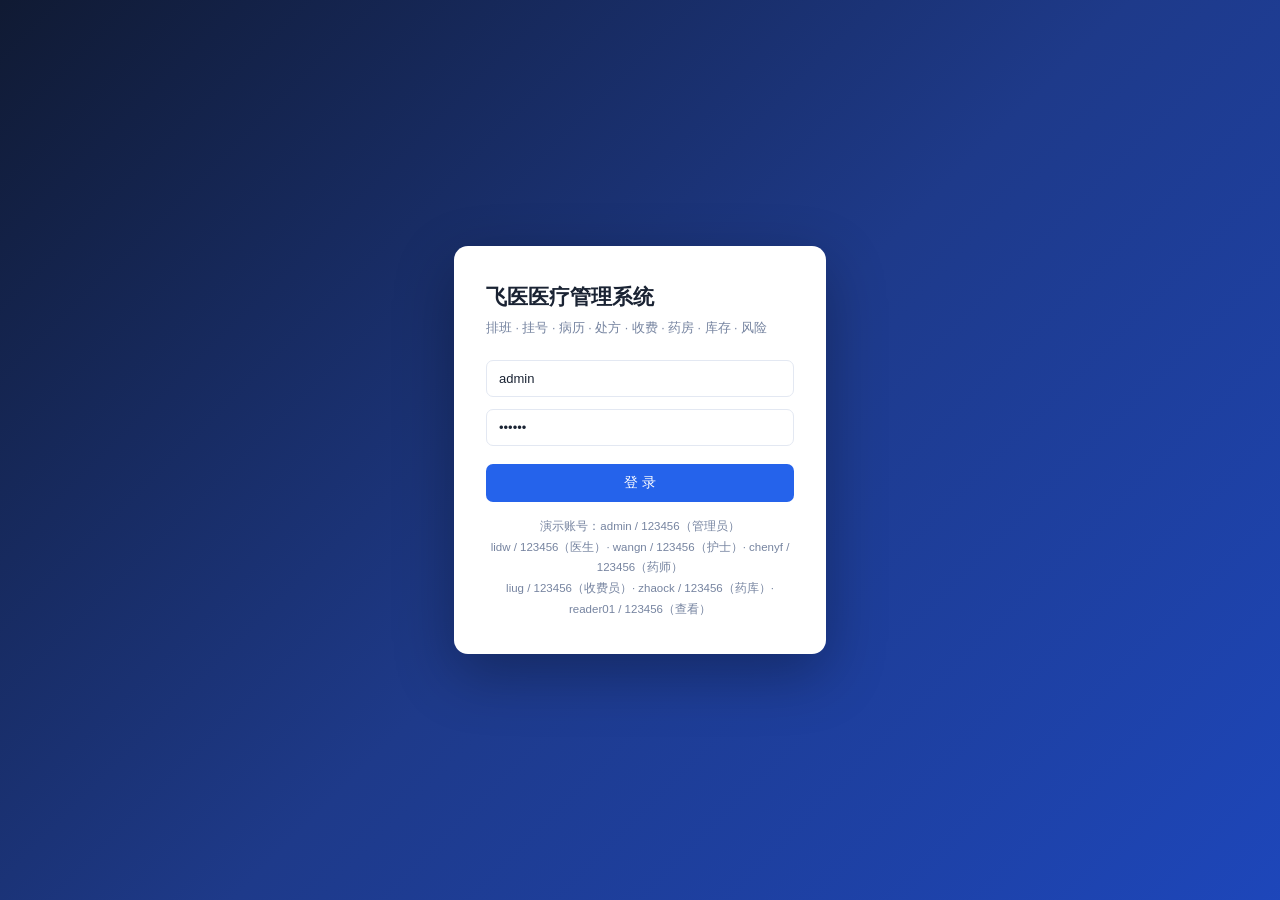
<file: frontend/index.html>
<!DOCTYPE html>
<html lang="zh-CN">
<head>
<meta charset="utf-8">
<meta name="viewport" content="width=device-width, initial-scale=1">
<title>飞医医疗管理系统</title>
<link rel="icon" href="favicon.svg">
<link rel="stylesheet" href="style.css">
<script>var PREFIX = (function () {
    var p = location.pathname.replace(/\/[^/]*$/, '');
    return (p === '/' || p === '') ? '' : p;
  })();</script>
</head>
<body>
<div id="sidebar">
  <div class="brand">飞医</div>
  <div class="brand-sub">医疗管理系统 v1.0</div>
  <nav id="nav"></nav>
  <div class="side-foot">
    <span id="who">—</span>
    <button class="btn sm ghost" id="btn-logout">退出</button>
  </div>
</div>
<main id="main"></main>
<div id="modal-mask" class="modal-mask hidden"><div class="modal" id="modal"></div></div>
<div id="toast" class="toast hidden"></div>
<script src="app.js"></script>
<script src="pages.js"></script>
<script>boot();</script>
</body>
</html>
</file>
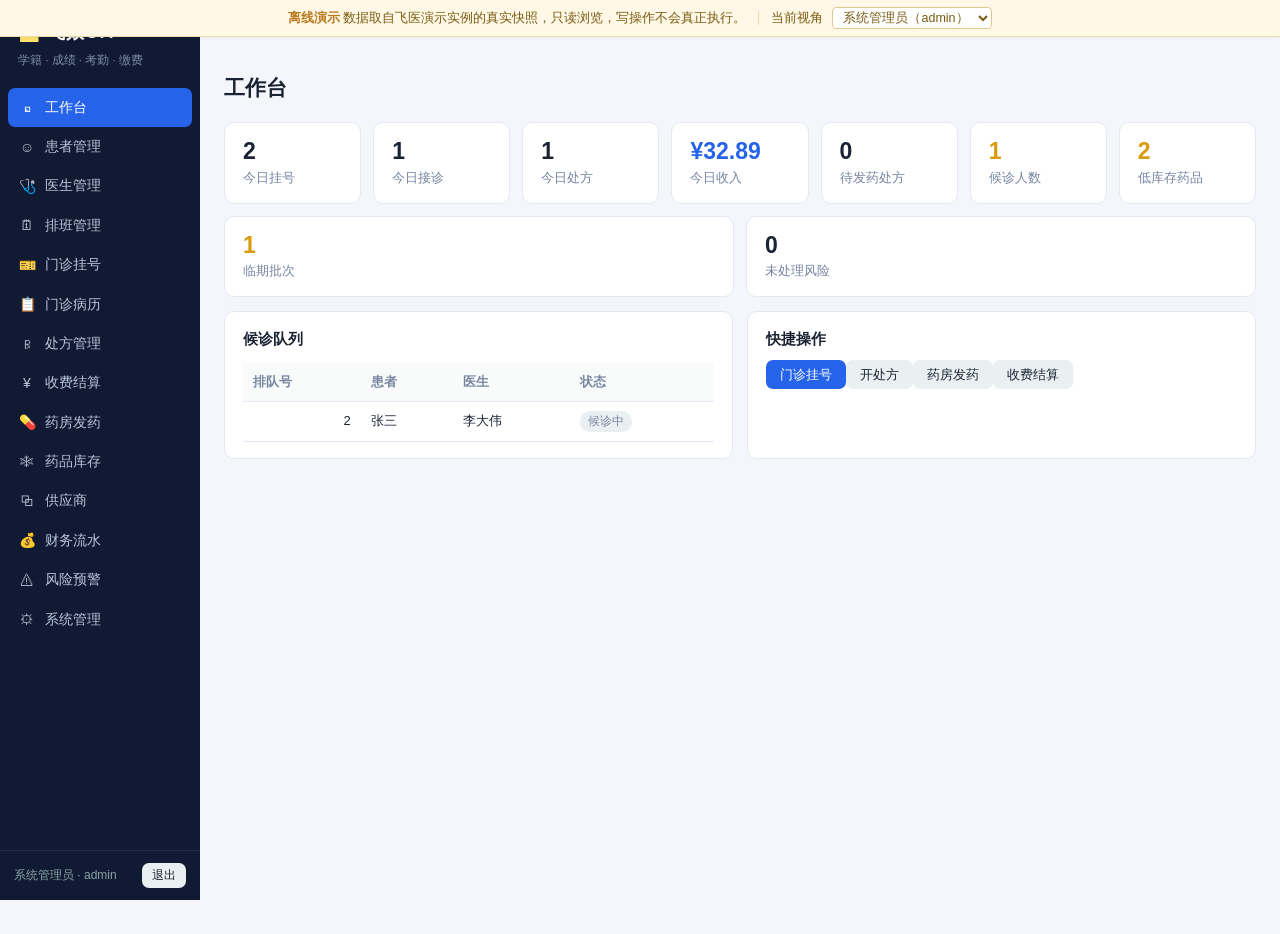
<file: demo/飞医医疗管理系统Demo.html>
<!DOCTYPE html>
<html lang="zh-CN">
<head>
<meta charset="UTF-8" />
<meta name="viewport" content="width=device-width, initial-scale=1.0" />
<title>飞育教育管理系统 · 离线演示</title>
<style>
/* 飞育教育管理系统 · 样式 */
:root {
  --pri: #2563eb;
  --pri-d: #16389f;
  --bg: #f4f6fb;
  --card: #fff;
  --line: #e3e8f2;
  --txt: #1a2333;
  --sub: #7684a0;
  --ok: #2563eb;
  --warn: #d99b0b;
  --err: #cf2f4b;
  --side: #101a33;
  --side-2: #1b2b52;
}
* { box-sizing: border-box; }
html, body { margin: 0; padding: 0; }
body {
  font: 14px/1.6 -apple-system, "PingFang SC", "Microsoft YaHei", "Segoe UI", sans-serif;
  color: var(--txt);
  background: var(--bg);
  overflow-x: hidden;
}
a { color: var(--pri); text-decoration: none; }

/* ---------- 侧边栏 ---------- */
#sidebar {
  position: fixed; left: 0; top: 0; bottom: 0; width: 200px;
  background: var(--side); color: #c5cfdf; display: flex; flex-direction: column;
  z-index: 20;
}
.brand {
  padding: 18px 18px 4px; font-size: 18px; font-weight: 700; color: #fff;
  letter-spacing: 1px;
}
.brand-sub { padding: 0 18px 14px; font-size: 11.5px; color: #7d8aa5; }
#nav { flex: 1; overflow-y: auto; padding: 4px 8px; }
#nav a {
  display: flex; align-items: center; gap: 9px; padding: 8px 10px; margin: 1px 0;
  color: #b9c5da; border-radius: 7px; font-size: 13.5px; position: relative;
}
#nav a .ic { width: 18px; text-align: center; font-size: 14px; }
#nav a:hover { background: var(--side-2); color: #fff; }
#nav a.on { background: var(--pri); color: #fff; }
#nav a .badge {
  margin-left: auto; background: var(--err); color: #fff; font-size: 11px;
  min-width: 18px; height: 18px; line-height: 18px; text-align: center;
  border-radius: 9px; padding: 0 5px; font-weight: 600;
}
#nav a.on .badge { background: rgba(255,255,255,.28); }
.side-foot {
  padding: 12px 14px; border-top: 1px solid rgba(255,255,255,.08);
  font-size: 12px; display: flex; align-items: center; gap: 8px; flex-wrap: wrap;
}
.side-foot span { color: #8ba3a6; flex: 1; min-width: 80px; }

/* ---------- 主区 ---------- */
#main {
  margin-left: 200px; padding: 20px 24px 48px; min-height: 100vh;
}
h2.page { font-size: 19px; margin: 0 0 4px; font-weight: 650; }
.page-desc { color: var(--sub); font-size: 12.5px; margin-bottom: 14px; }

/* ---------- 卡片 ---------- */
.card {
  background: var(--card); border: 1px solid var(--line); border-radius: 10px;
  padding: 16px 18px; margin-bottom: 14px;
}
.card h3 {
  margin: 0 0 12px; font-size: 14.5px; font-weight: 650; display: flex;
  align-items: center; gap: 8px;
}
.card h3 .sub { font-weight: 400; font-size: 12px; color: var(--sub); margin-left: auto; }

/* ---------- KPI ---------- */
.kpis { display: flex; gap: 12px; flex-wrap: wrap; margin-bottom: 14px; }
.kpi {
  background: var(--card); border: 1px solid var(--line); border-radius: 10px;
  padding: 14px 18px; min-width: 130px; flex: 1;
}
.kpi b { display: block; font-size: 23px; font-weight: 700; line-height: 1.25; }
.kpi span { font-size: 12.5px; color: var(--sub); }
.kpi.ok b { color: var(--ok); }
.kpi.warn b { color: var(--warn); }
.kpi.err b { color: var(--err); }
.kpi.pri b { color: var(--pri); }

/* ---------- 工具条 ---------- */
.toolbar { display: flex; gap: 8px; flex-wrap: wrap; align-items: center; margin-bottom: 12px; }
.btn {
  border: 0; background: var(--pri); color: #fff; padding: 7px 14px;
  border-radius: 7px; font-size: 13px; cursor: pointer; font-family: inherit;
  transition: background .15s;
}
.btn:hover { background: var(--pri-d); }
.btn:disabled { opacity: .55; cursor: not-allowed; }
.btn.ghost { background: #eaf0f1; color: var(--txt); }
.btn.ghost:hover { background: #dfe8e9; }
.btn.danger { background: var(--err); }
.btn.ok { background: var(--ok); }
.btn.sm { padding: 4px 10px; font-size: 12px; }

input, select, textarea {
  font-family: inherit; font-size: 13px; padding: 7px 10px;
  border: 1px solid var(--line); border-radius: 7px; background: #fff;
  color: var(--txt); outline: none; max-width: 100%;
}
input:focus, select:focus, textarea:focus { border-color: var(--pri); }
textarea { resize: vertical; min-height: 84px; width: 100%; }

/* ---------- 表格 ---------- */
.tw { overflow-x: auto; }
table { width: 100%; border-collapse: collapse; font-size: 13px; }
th, td {
  text-align: left; padding: 9px 10px; border-bottom: 1px solid var(--line);
  white-space: nowrap;
}
th { color: var(--sub); font-weight: 600; font-size: 12.5px; background: #f9fbfb; }
tbody tr:hover { background: #f6faf9; }
tr.click { cursor: pointer; }
td.wrap { white-space: normal; min-width: 180px; }
td.num, th.num { text-align: right; font-variant-numeric: tabular-nums; }

.tag {
  display: inline-block; padding: 1px 8px; border-radius: 10px; font-size: 12px;
  background: #eaf0f1; color: var(--sub);
}
.tag.ok { background: #e6f7ec; color: var(--ok); }
.tag.warn { background: #fff5e0; color: var(--warn); }
.tag.err { background: #fdedf0; color: var(--err); }
.tag.pri { background: #e3f4f2; color: var(--pri); }

.empty { color: var(--sub); text-align: center; padding: 44px 12px; font-size: 13px; }

/* ---------- 表单 ---------- */
.fld { display: block; margin-bottom: 12px; }
.fld > span { display: block; font-size: 12.5px; color: var(--sub); margin-bottom: 5px; }
.fld input, .fld select, .fld textarea { width: 100%; }
.fld i { display: block; font-size: 11.5px; color: var(--sub); font-style: normal; margin-top: 3px; }
.grid2 { display: grid; grid-template-columns: 1fr 1fr; gap: 0 14px; }
.grid3 { display: grid; grid-template-columns: repeat(3, 1fr); gap: 0 14px; }

/* ---------- 进度条 ---------- */
.bar { background: #eaf0f1; border-radius: 5px; height: 9px; overflow: hidden; }
.bar i { display: block; height: 100%; background: var(--pri); border-radius: 5px; }
.bar i.warn { background: var(--warn); }
.bar i.err { background: var(--err); }
.bar i.ok { background: var(--ok); }

/* ---------- 竖向柱状图 ---------- */
.chart { display: flex; align-items: flex-end; gap: 10px; height: 190px; padding: 6px 0 0; }
.chart .col { flex: 1; display: flex; flex-direction: column; justify-content: flex-end;
  align-items: center; gap: 4px; min-width: 0; }
.chart .col .bars { display: flex; gap: 3px; align-items: flex-end; height: 150px; }
.chart .col .bars i { width: 14px; border-radius: 3px 3px 0 0; background: var(--pri);
  display: block; min-height: 2px; }
.chart .col .bars i.b2 { background: #9ecfc9; }
.chart .col .lb { font-size: 11.5px; color: var(--sub); white-space: nowrap; }
.chart .col .vv { font-size: 11px; color: var(--txt); }

/* ---------- 横向条形排行 ---------- */
.rank { display: flex; flex-direction: column; gap: 9px; }
.rank .r { display: flex; align-items: center; gap: 10px; font-size: 12.5px; }
.rank .r .n { width: 128px; overflow: hidden; text-overflow: ellipsis; white-space: nowrap; }
.rank .r .b { flex: 1; }
.rank .r .v { width: 96px; text-align: right; color: var(--sub);
  font-variant-numeric: tabular-nums; }

/* ---------- 时间线 ---------- */
.tl { position: relative; padding-left: 22px; }
.tl:before {
  content: ''; position: absolute; left: 6px; top: 6px; bottom: 6px;
  width: 2px; background: var(--line);
}
.tl-item { position: relative; padding: 0 0 16px; }
.tl-item:before {
  content: ''; position: absolute; left: -20px; top: 5px; width: 10px; height: 10px;
  border-radius: 50%; background: #fff; border: 2px solid var(--pri);
}
.tl-item.pass:before { border-color: var(--ok); }
.tl-item.reject:before { border-color: var(--err); }
.tl-item .t { font-size: 11.5px; color: var(--sub); }
.tl-item .h { font-weight: 600; font-size: 13.5px; margin: 1px 0; }
.tl-item .d { color: var(--sub); font-size: 12.5px; }

/* ---------- 风险卡片 ---------- */
.risk-list { display: flex; flex-direction: column; gap: 10px; }
.risk-item {
  background: var(--card); border: 1px solid var(--line); border-left: 3px solid var(--warn);
  border-radius: 9px; padding: 12px 16px;
}
.risk-item.lv-hi { border-left-color: var(--err); }
.risk-item.lv-mid { border-left-color: var(--warn); }
.risk-item.lv-lo { border-left-color: #9ecfc9; }
.risk-item .h { display: flex; align-items: center; gap: 8px; }
.risk-item .h b { font-size: 13.5px; }
.risk-item .d { color: var(--sub); font-size: 12.5px; margin: 4px 0 0; }

/* ---------- 税率卡 ---------- */
.rate-grid { display: grid; grid-template-columns: repeat(auto-fill, minmax(150px, 1fr)); gap: 10px; }
.rate-card {
  border: 1px solid var(--line); border-radius: 9px; padding: 12px 14px; background: #fff;
}
.rate-card b { display: block; font-size: 20px; color: var(--pri); }
.rate-card span { font-size: 12px; color: var(--sub); }

/* ---------- 弹层 ---------- */
.modal-mask {
  position: fixed; inset: 0; background: rgba(15, 28, 30, .45); z-index: 60;
  display: flex; align-items: flex-start; justify-content: center; padding: 40px 16px;
  overflow-y: auto;
}
.modal {
  background: #fff; border-radius: 12px; padding: 20px 22px; width: 520px;
  max-width: 100%; box-shadow: 0 16px 48px rgba(0,0,0,.22);
}
.modal.wide { width: 800px; }
.modal h3 { margin: 0 0 14px; font-size: 16px; }
.modal .acts { display: flex; gap: 8px; justify-content: flex-end; margin-top: 16px; }
.hidden { display: none !important; }

.toast {
  position: fixed; left: 50%; bottom: 40px; transform: translateX(-50%);
  background: #1a2333; color: #fff; padding: 10px 20px; border-radius: 8px;
  font-size: 13px; z-index: 90; box-shadow: 0 8px 24px rgba(0,0,0,.2);
  max-width: 80vw;
}

/* ---------- 结算卡 ---------- */
.settle {
  background: linear-gradient(135deg, #1d4ed8, #3b82f6); color: #fff;
  border-radius: 10px; padding: 16px 20px; margin-bottom: 14px;
}
.settle .row { display: flex; gap: 26px; flex-wrap: wrap; }
.settle .row > div b { display: block; font-size: 21px; font-weight: 700; }
.settle .row > div span { font-size: 12px; opacity: .82; }
.settle .note { margin-top: 10px; font-size: 12px; opacity: .85; }

/* ---------- 登录页 ---------- */
.login-wrap {
  min-height: 100vh; display: flex; align-items: center; justify-content: center;
  background: linear-gradient(135deg, #101a33 0%, #1e3a8a 52%, #1d4ed8 130%);
  padding: 20px;
}
.login-box {
  background: #fff; border-radius: 14px; padding: 34px 32px; width: 372px;
  max-width: 100%; box-shadow: 0 20px 60px rgba(0,0,0,.3);
}
.login-box h1 { font-size: 21px; margin: 0 0 4px; }
.login-box p { color: var(--sub); font-size: 12.5px; margin: 0 0 22px; }
.login-box input { width: 100%; margin-bottom: 12px; padding: 10px 12px; }
.login-box .btn { width: 100%; padding: 10px; font-size: 14px; margin-top: 6px; }
.hint { font-size: 11.5px; color: var(--sub); text-align: center; margin-top: 14px;
  line-height: 1.8; }

/* ---------- 移动端 ---------- */
@media (max-width: 820px) {
  #sidebar {
    position: static; width: auto; flex-direction: row; align-items: center;
    overflow-x: auto; padding: 0 8px;
  }
  .brand { padding: 10px 8px; font-size: 15px; white-space: nowrap; }
  .brand-sub { display: none; }
  #nav { display: flex; padding: 6px 0; flex: 1; }
  #nav a { white-space: nowrap; padding: 6px 10px; }
  #nav a .ic { display: none; }
  .side-foot { border: 0; padding: 6px; }
  .side-foot span { display: none; }
  #main { margin-left: 0; padding: 14px 12px 40px; }
  .grid2, .grid3 { grid-template-columns: 1fr; }
  .kpi b { font-size: 20px; }
  .chart { height: 160px; }
  .chart .col .bars { height: 120px; }
}

/* ---------- 飞育扩展 ---------- */
.sub-cell { font-size: 12px; color: var(--sub); max-width: 280px; white-space: normal; }
.rowitem { padding: 8px 4px; border-bottom: 1px dashed var(--line); display: flex; flex-wrap: wrap; align-items: baseline; gap: 8px; }
.rowitem.hot b { color: var(--err); }
.rowitem i { margin-left: auto; font-style: normal; font-size: 11.5px; color: var(--sub); }
.rowitem p { width: 100%; margin: 2px 0 0; font-size: 12.5px; color: var(--sub); }
table.week th { text-align: center; padding: 6px 4px; font-size: 12.5px; }
table.week td { border: 1px solid var(--line); padding: 3px; vertical-align: top; height: 46px; }
.slot b { display: block; font-size: 12px; color: var(--pri); }
.slot i { font-style: normal; font-size: 11px; color: var(--sub); }
.card.hot { border-color: #f3c1cb; background: #fff7f8; }
select, input[type=number] { margin-left: 6px; }


.demo-bar{position:fixed;left:0;right:0;top:0;z-index:99;background:#fff8e6;color:#7a5b12;
  border-bottom:1px solid #f0d9a8;font-size:12.5px;padding:7px 16px;text-align:center;
  box-shadow:0 1px 4px rgba(0,0,0,.06)}
.demo-bar b{color:#b8791b}
.demo-bar .who{margin-left:12px;padding-left:12px;border-left:1px solid #f0d9a8}
.demo-bar select{font-size:12.5px;padding:2px 6px;border:1px solid #e0c98f;border-radius:4px;
  background:#fff;color:#7a5b12}
body{padding-top:34px}

</style>
</head>
<body>
  <div id="sidebar">
    <div class="brand">🗂️ 飞效OA</div>
    <div class="brand-sub">学籍 · 成绩 · 考勤 · 缴费</div>
    <nav id="nav"></nav>
    <div class="side-foot">
      <span id="who"></span>
      <button id="btn-logout" class="btn ghost sm">退出</button>
    </div>
  </div>
  <main id="main"><div class="empty">加载中…</div></main>
  <div id="modal-mask" class="modal-mask hidden"><div id="modal" class="modal"></div></div>
  <div id="toast" class="toast hidden"></div>
<script>var PREFIX = '';</script>
<script>

/* ============ 离线演示运行时：拦截 fetch 改读快照 ============ */
var SNAP = {"/api/me":{"user":{"id":1,"username":"admin","name":"系统管理员","role":"admin"},"perms":"*"},"/api/dashboard":{"date":"2026-10-23","registrations":2,"consulted":1,"prescriptions":1,"income_cents":3289,"pending_dispense":0,"waiting":1,"low_stock":2,"near_expiry":1,"open_risks":0},"/api/notices":{"items":[{"id":2,"title":"药品调价通知","content":"氨氯地平片价格调整，请药房留意。","level":"warn","created_at":"2026-10-23 16:07:34"},{"id":1,"title":"系统上线公告","content":"飞医HIS v1.0 正式上线，请各科室及时熟悉系统。","level":"info","created_at":"2026-10-23 16:07:34"}],"total":2,"page":1,"size":20},"/api/registrations/queue":{"items":[{"id":2,"no":"GH20261023-902","patient_id":1,"schedule_id":1,"doctor_id":1,"dept_id":1,"fee_cents":3000,"status":"waiting","no_in_queue":2,"paid":0,"created_at":"2026-10-23 16:07:34","patient_name":"张三","doctor_name":"李大伟"}],"total":1,"waiting":1},"/api/users":{"items":[{"id":1,"username":"admin","name":"系统管理员","role":"admin","phone":"","status":1,"created_at":"2026-10-23 16:07:34"},{"id":2,"username":"lidw","name":"李大伟","role":"doctor","phone":"13800000001","status":1,"created_at":"2026-10-23 16:07:34"},{"id":3,"username":"zhangm","name":"张敏","role":"doctor","phone":"13800000002","status":1,"created_at":"2026-10-23 16:07:34"},{"id":4,"username":"wangn","name":"王楠","role":"nurse","phone":"13800000003","status":1,"created_at":"2026-10-23 16:07:34"},{"id":5,"username":"chenyf","name":"陈亚芳","role":"pharmacist","phone":"13800000004","status":1,"created_at":"2026-10-23 16:07:34"},{"id":6,"username":"liug","name":"刘刚","role":"cashier","phone":"13800000005","status":1,"created_at":"2026-10-23 16:07:34"},{"id":7,"username":"zhaock","name":"赵仓储","role":"warehouse","phone":"13800000006","status":1,"created_at":"2026-10-23 16:07:34"},{"id":8,"username":"reader01","name":"只读用户","role":"reader","phone":"","status":1,"created_at":"2026-10-23 16:07:34"}],"total":8,"page":1,"size":20},"/api/api-keys":{"items":[],"total":0,"page":1,"size":20},"/api/patients":{"items":[{"id":6,"mrn":"P0006","name":"孙八","gender":"F","birth":"2001-04-15","phone":"13912123434","allergy":"乳胶过敏","insurance_type":"self","insurance_no":"","created_at":"2026-10-23 16:07:34"},{"id":5,"mrn":"P0005","name":"钱七","gender":"M","birth":"1978-12-01","phone":"13999990000","allergy":"","insurance_type":"resident","insurance_no":"BJ2024RES005","created_at":"2026-10-23 16:07:34"},{"id":4,"mrn":"P0004","name":"赵六","gender":"F","birth":"2015-08-19","phone":"13977778888","allergy":"","insurance_type":"self","insurance_no":"","created_at":"2026-10-23 16:07:34"},{"id":3,"mrn":"P0003","name":"王五","gender":"M","birth":"1965-02-28","phone":"13955556666","allergy":"磺胺类过敏","insurance_type":"employee","insurance_no":"BJ2024EMP003","created_at":"2026-10-23 16:07:34"},{"id":2,"mrn":"P0002","name":"李四","gender":"F","birth":"1992-11-03","phone":"13933334444","allergy":"","insurance_type":"resident","insurance_no":"BJ2024RES002","created_at":"2026-10-23 16:07:34"},{"id":1,"mrn":"P0001","name":"张三","gender":"M","birth":"1980-05-12","phone":"13911112222","allergy":"青霉素过敏","insurance_type":"employee","insurance_no":"BJ2024EMP001","created_at":"2026-10-23 16:07:34"}],"total":6,"page":1,"size":20},"/api/patients/1/visits":{"items":[{"id":2,"no":"GH20261023-902","patient_id":1,"schedule_id":1,"doctor_id":1,"dept_id":1,"fee_cents":3000,"status":"waiting","no_in_queue":2,"paid":0,"created_at":"2026-10-23 16:07:34","record":null,"prescriptions":[]}],"total":1},"/api/patients?keyword=张":null,"/api/doctors":{"items":[{"id":1,"name":"李大伟","dept_id":1,"title":"主任医师","fee_cents":3000,"specialty":"心血管疾病","status":"active","created_at":"2026-10-23 16:07:34","dept_name":"内科"},{"id":2,"name":"张敏","dept_id":1,"title":"副主任医师","fee_cents":2500,"specialty":"呼吸系统","status":"active","created_at":"2026-10-23 16:07:34","dept_name":"内科"},{"id":3,"name":"王强","dept_id":2,"title":"主治医师","fee_cents":1800,"specialty":"普外科","status":"active","created_at":"2026-10-23 16:07:34","dept_name":"外科"},{"id":4,"name":"刘慧","dept_id":3,"title":"副主任医师","fee_cents":2200,"specialty":"儿科常见病","status":"active","created_at":"2026-10-23 16:07:34","dept_name":"儿科"},{"id":5,"name":"陈志","dept_id":2,"title":"主任医师","fee_cents":3500,"specialty":"骨科","status":"active","created_at":"2026-10-23 16:07:34","dept_name":"外科"}],"total":5,"page":1,"size":20},"/api/departments":{"items":[{"id":1,"name":"内科","location":"门诊楼2层201-206","remark":"心血管/呼吸/消化","status":"active","created_at":"2026-10-23 16:07:34"},{"id":2,"name":"外科","location":"门诊楼2层210-215","remark":"普外/骨科","status":"active","created_at":"2026-10-23 16:07:34"},{"id":3,"name":"儿科","location":"门诊楼3层301-305","remark":"儿童保健","status":"active","created_at":"2026-10-23 16:07:34"},{"id":4,"name":"检验科","location":"医技楼1层","remark":"血常规/生化","status":"active","created_at":"2026-10-23 16:07:34"},{"id":5,"name":"药剂科","location":"门诊楼1层","remark":"药房/药库","status":"active","created_at":"2026-10-23 16:07:34"}],"total":5,"page":1,"size":20},"/api/schedules":{"items":[{"id":1,"doctor_id":1,"sched_date":"2026-10-23","period":"AM","quota":20,"booked":2,"status":"open","created_at":"2026-10-23 16:07:34","doctor_name":"李大伟","doctor_title":"主任医师"},{"id":7,"doctor_id":3,"sched_date":"2026-10-23","period":"AM","quota":20,"booked":0,"status":"open","created_at":"2026-10-23 16:07:34","doctor_name":"王强","doctor_title":"主治医师"},{"id":13,"doctor_id":5,"sched_date":"2026-10-23","period":"AM","quota":20,"booked":0,"status":"open","created_at":"2026-10-23 16:07:34","doctor_name":"陈志","doctor_title":"主任医师"},{"id":4,"doctor_id":2,"sched_date":"2026-10-23","period":"PM","quota":20,"booked":0,"status":"open","created_at":"2026-10-23 16:07:34","doctor_name":"张敏","doctor_title":"副主任医师"},{"id":10,"doctor_id":4,"sched_date":"2026-10-23","period":"PM","quota":20,"booked":0,"status":"open","created_at":"2026-10-23 16:07:34","doctor_name":"刘慧","doctor_title":"副主任医师"},{"id":2,"doctor_id":1,"sched_date":"2026-10-24","period":"AM","quota":20,"booked":0,"status":"open","created_at":"2026-10-23 16:07:34","doctor_name":"李大伟","doctor_title":"主任医师"},{"id":8,"doctor_id":3,"sched_date":"2026-10-24","period":"AM","quota":20,"booked":0,"status":"open","created_at":"2026-10-23 16:07:34","doctor_name":"王强","doctor_title":"主治医师"},{"id":14,"doctor_id":5,"sched_date":"2026-10-24","period":"AM","quota":20,"booked":0,"status":"open","created_at":"2026-10-23 16:07:34","doctor_name":"陈志","doctor_title":"主任医师"},{"id":5,"doctor_id":2,"sched_date":"2026-10-24","period":"PM","quota":20,"booked":0,"status":"open","created_at":"2026-10-23 16:07:34","doctor_name":"张敏","doctor_title":"副主任医师"},{"id":11,"doctor_id":4,"sched_date":"2026-10-24","period":"PM","quota":20,"booked":0,"status":"open","created_at":"2026-10-23 16:07:34","doctor_name":"刘慧","doctor_title":"副主任医师"},{"id":3,"doctor_id":1,"sched_date":"2026-10-25","period":"AM","quota":20,"booked":0,"status":"open","created_at":"2026-10-23 16:07:34","doctor_name":"李大伟","doctor_title":"主任医师"},{"id":9,"doctor_id":3,"sched_date":"2026-10-25","period":"AM","quota":20,"booked":0,"status":"open","created_at":"2026-10-23 16:07:34","doctor_name":"王强","doctor_title":"主治医师"},{"id":15,"doctor_id":5,"sched_date":"2026-10-25","period":"AM","quota":20,"booked":0,"status":"open","created_at":"2026-10-23 16:07:34","doctor_name":"陈志","doctor_title":"主任医师"},{"id":6,"doctor_id":2,"sched_date":"2026-10-25","period":"PM","quota":20,"booked":0,"status":"open","created_at":"2026-10-23 16:07:34","doctor_name":"张敏","doctor_title":"副主任医师"},{"id":12,"doctor_id":4,"sched_date":"2026-10-25","period":"PM","quota":20,"booked":0,"status":"open","created_at":"2026-10-23 16:07:34","doctor_name":"刘慧","doctor_title":"副主任医师"}],"total":15,"page":1,"size":20},"/api/schedules?doctor_id=1":{"items":[{"id":1,"doctor_id":1,"sched_date":"2026-10-23","period":"AM","quota":20,"booked":2,"status":"open","created_at":"2026-10-23 16:07:34","doctor_name":"李大伟","doctor_title":"主任医师"},{"id":2,"doctor_id":1,"sched_date":"2026-10-24","period":"AM","quota":20,"booked":0,"status":"open","created_at":"2026-10-23 16:07:34","doctor_name":"李大伟","doctor_title":"主任医师"},{"id":3,"doctor_id":1,"sched_date":"2026-10-25","period":"AM","quota":20,"booked":0,"status":"open","created_at":"2026-10-23 16:07:34","doctor_name":"李大伟","doctor_title":"主任医师"}],"total":3,"page":1,"size":20},"/api/registrations":{"items":[{"id":2,"no":"GH20261023-902","patient_id":1,"schedule_id":1,"doctor_id":1,"dept_id":1,"fee_cents":3000,"status":"waiting","no_in_queue":2,"paid":0,"created_at":"2026-10-23 16:07:34"},{"id":1,"no":"GH20261023-901","patient_id":2,"schedule_id":1,"doctor_id":1,"dept_id":1,"fee_cents":3000,"status":"done","no_in_queue":1,"paid":1,"created_at":"2026-10-23 16:07:34"}],"total":2,"page":1,"size":20},"/api/registrations?status=waiting":{"items":[{"id":2,"no":"GH20261023-902","patient_id":1,"schedule_id":1,"doctor_id":1,"dept_id":1,"fee_cents":3000,"status":"waiting","no_in_queue":2,"paid":0,"created_at":"2026-10-23 16:07:34"}],"total":1,"page":1,"size":20},"/api/registrations?status=done":{"items":[{"id":1,"no":"GH20261023-901","patient_id":2,"schedule_id":1,"doctor_id":1,"dept_id":1,"fee_cents":3000,"status":"done","no_in_queue":1,"paid":1,"created_at":"2026-10-23 16:07:34"}],"total":1,"page":1,"size":20},"/api/registrations/1":{"id":1,"no":"GH20261023-901","patient_id":2,"schedule_id":1,"doctor_id":1,"dept_id":1,"fee_cents":3000,"status":"done","no_in_queue":1,"paid":1,"created_at":"2026-10-23 16:07:34","patient":{"name":"李四","phone":"13933334444","mrn":"P0002"},"doctor_name":"李大伟","dept_name":"内科"},"/api/clinic-records":{"items":[{"id":1,"registration_id":1,"patient_id":2,"doctor_id":1,"chief_complaint":"咳嗽咳痰3天，伴低热","history":"既往体健，无药物过敏","diagnosis":"急性上呼吸道感染","advice":"注意休息，多饮水，一周后复诊","version":1,"created_at":"2026-10-23 16:07:34"}],"total":1,"page":1,"size":20},"/api/clinic-records?patient_id=1":{"items":[],"total":0,"page":1,"size":20},"/api/prescriptions":{"items":[{"id":1,"no":"CF20261023-901","patient_id":2,"doctor_id":1,"registration_id":1,"status":"dispensed","total_cents":5060,"version":1,"created_at":"2026-10-23 16:07:34"}],"total":1,"page":1,"size":20},"/api/prescriptions?status=submitted":{"items":[],"total":0,"page":1,"size":20},"/api/prescriptions?status=dispensed":{"items":[{"id":1,"no":"CF20261023-901","patient_id":2,"doctor_id":1,"registration_id":1,"status":"dispensed","total_cents":5060,"version":1,"created_at":"2026-10-23 16:07:34"}],"total":1,"page":1,"size":20},"/api/prescriptions/1":{"id":1,"no":"CF20261023-901","patient_id":2,"doctor_id":1,"registration_id":1,"status":"dispensed","total_cents":5060,"version":1,"created_at":"2026-10-23 16:07:34","items":[{"id":1,"prescription_id":1,"drug_id":1,"drug_name":"阿莫西林胶囊","dose":0.25,"frequency":"tid","days":3,"qty":2,"price_cents":1580,"amount_cents":3160},{"id":2,"prescription_id":1,"drug_id":5,"drug_name":"蒙脱石散","dose":3.0,"frequency":"tid","days":2,"qty":1,"price_cents":1900,"amount_cents":1900}],"patient":{"name":"李四","mrn":"P0002"},"doctor_name":"李大伟"},"/api/charges":{"items":[{"id":1,"no":"SF20261023-901","patient_id":2,"registration_id":1,"prescription_ids":"1","total_cents":5060,"discount_rate":0.65,"paid_cents":3289,"pay_method":"wechat","status":"paid","version":1,"created_at":"2026-10-23 16:07:34"}],"total":1,"page":1,"size":20},"/api/charges/1":{"id":1,"no":"SF20261023-901","patient_id":2,"registration_id":1,"prescription_ids":"1","total_cents":5060,"discount_rate":0.65,"paid_cents":3289,"pay_method":"wechat","status":"paid","version":1,"created_at":"2026-10-23 16:07:34","items":[],"patient":{"name":"李四","mrn":"P0002","insurance_type":"resident"}},"/api/transactions":{"items":[{"id":1,"ttype":"income","amount_cents":3289,"ref_type":"charge","ref_id":1,"pay_method":"wechat","note":"收费 SF20261023-901","version":1,"created_at":"2026-10-23 16:07:34"}],"total":1,"page":1,"size":20},"/api/finance/summary":{"date":"2026-10-23","income_cents":3289,"refund_cents":0,"expense_cents":0,"by_method":{"wechat":3289},"charge_count":1,"rx_count":1},"/api/pharmacy/pending":{"items":[],"total":0},"/api/pharmacy/logs":{"items":[{"id":2,"prescription_id":1,"drug_id":5,"drug_name":"蒙脱石散","qty":1,"batch_no":"B20260920","operator":"陈亚芳","created_at":"2026-10-23 16:07:34"},{"id":1,"prescription_id":1,"drug_id":1,"drug_name":"阿莫西林胶囊","qty":2,"batch_no":"B20260901","operator":"陈亚芳","created_at":"2026-10-23 16:07:34"}],"total":2,"page":1,"size":20},"/api/inventory":{"items":[{"id":3,"drug_id":3,"batch_no":"B20260815","qty":12,"expire_at":"2026-12-22","version":1,"created_at":"2026-10-23 16:07:34","drug_name":"氨氯地平片","spec":"5mg×28片","safe_stock":10},{"id":2,"drug_id":2,"batch_no":"B20261010","qty":8,"expire_at":"2027-05-11","version":1,"created_at":"2026-10-23 16:07:34","drug_name":"布洛芬缓释胶囊","spec":"0.3g×20粒","safe_stock":15},{"id":5,"drug_id":5,"batch_no":"B20260920","qty":19,"expire_at":"2027-06-30","version":1,"created_at":"2026-10-23 16:07:34","drug_name":"蒙脱石散","spec":"3g×10袋","safe_stock":10},{"id":1,"drug_id":1,"batch_no":"B20260901","qty":48,"expire_at":"2027-08-19","version":1,"created_at":"2026-10-23 16:07:34","drug_name":"阿莫西林胶囊","spec":"0.25g×24粒","safe_stock":20},{"id":4,"drug_id":4,"batch_no":"B20261101","qty":30,"expire_at":"2027-10-18","version":1,"created_at":"2026-10-23 16:07:34","drug_name":"头孢克肟颗粒","spec":"50mg×6袋","safe_stock":12},{"id":6,"drug_id":6,"batch_no":"B20270105","qty":5,"expire_at":"2027-11-27","version":1,"created_at":"2026-10-23 16:07:34","drug_name":"维生素C片","spec":"0.1g×100片","safe_stock":8}],"total":6,"page":1,"size":20},"/api/inventory/summary?drug_id=1":{"drug_id":1,"total":48,"batches":[{"batch_no":"B20260901","qty":48,"expire_at":"2027-08-19"}]},"/api/drugs":{"items":[{"id":1,"name":"阿莫西林胶囊","spec":"0.25g×24粒","unit":"盒","price_cents":1580,"max_dose":0.5,"rx_required":1,"safe_stock":20,"status":"active","created_at":"2026-10-23 16:07:34","stock":48},{"id":2,"name":"布洛芬缓释胶囊","spec":"0.3g×20粒","unit":"盒","price_cents":2200,"max_dose":0.6,"rx_required":0,"safe_stock":15,"status":"active","created_at":"2026-10-23 16:07:34","stock":8},{"id":3,"name":"氨氯地平片","spec":"5mg×28片","unit":"盒","price_cents":3200,"max_dose":0.2,"rx_required":1,"safe_stock":10,"status":"active","created_at":"2026-10-23 16:07:34","stock":12},{"id":4,"name":"头孢克肟颗粒","spec":"50mg×6袋","unit":"盒","price_cents":2680,"max_dose":0.1,"rx_required":1,"safe_stock":12,"status":"active","created_at":"2026-10-23 16:07:34","stock":30},{"id":5,"name":"蒙脱石散","spec":"3g×10袋","unit":"盒","price_cents":1900,"max_dose":0.0,"rx_required":0,"safe_stock":10,"status":"active","created_at":"2026-10-23 16:07:34","stock":19},{"id":6,"name":"维生素C片","spec":"0.1g×100片","unit":"瓶","price_cents":900,"max_dose":0.0,"rx_required":0,"safe_stock":8,"status":"active","created_at":"2026-10-23 16:07:34","stock":5}],"total":6,"page":1,"size":20},"/api/drugs/1":{"id":1,"name":"阿莫西林胶囊","spec":"0.25g×24粒","unit":"盒","price_cents":1580,"max_dose":0.5,"rx_required":1,"safe_stock":20,"status":"active","created_at":"2026-10-23 16:07:34","batches":[{"id":1,"drug_id":1,"batch_no":"B20260901","qty":48,"expire_at":"2027-08-19","version":1,"created_at":"2026-10-23 16:07:34"}]},"/api/purchases":{"items":[],"total":0,"page":1,"size":20},"/api/purchases/1":null,"/api/suppliers":{"items":[{"id":1,"name":"国药控股北京分公司","contact":"孙经理","phone":"010-88886666","credit_days":30,"payable_cents":0,"created_at":"2026-10-23 16:07:34"},{"id":2,"name":"华北制药直销处","contact":"马经理","phone":"0311-66889900","credit_days":45,"payable_cents":0,"created_at":"2026-10-23 16:07:34"}],"total":2,"page":1,"size":20},"/api/risks":{"items":[],"total":0,"page":1,"size":20},"/api/risks?status=open":{"items":[],"total":0,"page":1,"size":20},"/api/rules":{"items":[{"id":1,"name":"insurance_rates","value":"{\"employee\":0.85,\"resident\":0.65,\"self\":1.0}","updated_at":null},{"id":2,"name":"expiry_warn_days","value":"90","updated_at":null}]},"/api/logs":{"items":[{"id":1,"ts":"2026-10-23 16:07:34","user_id":1,"action":"login","detail":"admin","ip":null}],"total":1,"page":1,"size":20},"/api/sync?since=0&entities=patients":{"version":0,"since":0,"changes":[]}};
var DEMO_USERS = {"admin":{"user":{"id":1,"username":"admin","name":"系统管理员","role":"admin"},"perms":["*"]},"lidw":{"user":{"id":2,"username":"lidw","name":"李大伟","role":"doctor"},"perms":["his.patients.*","his.clinic.*","his.prescriptions.*","his.registrations.read"]},"liug":{"user":{"id":6,"username":"liug","name":"刘刚","role":"cashier"},"perms":["his.charges.*","his.patients.read","his.registrations.read","his.transactions.read"]},"reader01":{"user":{"id":8,"username":"reader01","name":"只读用户","role":"reader"},"perms":["his.patients.read","his.registrations.read","his.prescriptions.read","his.charges.read","his.inventory.read","his.schedules.read"]}};
var DEMO_ME = (function () {
  var q = (location.search || '') + '&' + (location.hash || '');
  var m = q.match(/[?&#]as=([\w\-]+)/);
  var who = m ? decodeURIComponent(m[1]) : '';
  if (who && DEMO_USERS[who]) return DEMO_USERS[who];
  try {
    var saved = sessionStorage.getItem('demo_as');
    if (saved && DEMO_USERS[saved]) return DEMO_USERS[saved];
  } catch (e) { /* ignore */ }
  return {"user":{"id":1,"username":"admin","name":"系统管理员","role":"admin"},"perms":["*"]};
})();

function normPath(p) {
  p = String(p || '').replace(PREFIX, '');
  if (p.charAt(0) !== '/') p = '/' + p;
  return p;
}
function lookup(p) {
  p = normPath(p);
  if (p === '/api/me') return DEMO_ME;
  if (SNAP[p] !== undefined && SNAP[p] !== null) return SNAP[p];
  var bare = p.split('?')[0];
  if (SNAP[bare] !== undefined && SNAP[bare] !== null) return SNAP[bare];
  var fb = [
    [/^\/api\/patients\?/, '/api/patients'],
    [/^\/api\/doctors\?/, '/api/doctors'],
    [/^\/api\/departments\?/, '/api/departments'],
    [/^\/api\/schedules\?/, '/api/schedules'],
    [/^\/api\/registrations\?/, '/api/registrations'],
    [/^\/api\/clinic-records\?/, '/api/clinic-records'],
    [/^\/api\/prescriptions\?/, '/api/prescriptions'],
    [/^\/api\/charges\?/, '/api/charges'],
    [/^\/api\/pharmacy\/pending\?/, '/api/pharmacy/pending'],
    [/^\/api\/pharmacy\/logs\?/, '/api/pharmacy/logs'],
    [/^\/api\/inventory\?/, '/api/inventory'],
    [/^\/api\/purchases\?/, '/api/purchases'],
    [/^\/api\/suppliers\?/, '/api/suppliers'],
    [/^\/api\/transactions\?/, '/api/transactions'],
    [/^\/api\/risks\?/, '/api/risks'],
    [/^\/api\/notices\?/, '/api/notices'],
    [/^\/api\/users\?/, '/api/users'],
    [/^\/api\/api-keys\?/, '/api/api-keys'],
    [/^\/api\/registrations\/queue/, '/api/registrations/queue'],
    [/^\/api\/sync\?/, '/api/sync?since=0&entities=patients']
  ];
  for (var i = 0; i < fb.length; i++) {
    if (fb[i][0].test(p)) return SNAP[fb[i][1]] || {};
  }
  var m = p.match(/^\/api\/patients\/(\d+)\/visits$/);
  if (m) return (SNAP['/api/patients/1/visits'] || {items: [], total: 0});
  m = p.match(/^\/api\/inventory\/summary\?drug_id=(\d+)$/);
  if (m) {
    var rows = ((SNAP['/api/inventory'] || {}).items || []).filter(function (x) { return x.drug_id == m[1]; });
    return {drug_id: Number(m[1]), total: rows.reduce(function (a, b) { return a + b.qty; }, 0), batches: rows};
  }
  m = p.match(/^\/api\/prescriptions\/(\d+)$/);
  if (m) {
    var rx = ((SNAP['/api/prescriptions'] || {}).items || []).filter(function (x) { return x.id == m[1]; })[0];
    if (rx) return Object.assign({}, rx, {items: []});
  }
  m = p.match(/^\/api\/charges\/(\d+)$/);
  if (m) {
    var c = ((SNAP['/api/charges'] || {}).items || []).filter(function (x) { return x.id == m[1]; })[0];
    if (c) return Object.assign({}, c, {items: []});
  }
  m = p.match(/^\/api\/drugs\/(\d+)$/);
  if (m) {
    var g = ((SNAP['/api/drugs'] || {}).items || []).filter(function (x) { return x.id == m[1]; })[0];
    if (g) return Object.assign({}, g, {batches: []});
  }
  m = p.match(/^\/api\/purchases\/(\d+)$/);
  if (m) {
    var v = ((SNAP['/api/purchases'] || {}).items || []).filter(function (x) { return x.id == m[1]; })[0];
    if (v) return Object.assign({}, v, {items: []});
  }
  m = p.match(/^\/api\/registrations\/(\d+)$/);
  if (m) {
    var rg = ((SNAP['/api/registrations'] || {}).items || []).filter(function (x) { return x.id == m[1]; })[0];
    if (rg) return Object.assign({}, rg);
  }
  return null;
}


window.fetch = function (url, opt) {
  var method = (opt && opt.method) || 'GET';
  var path = String(url).replace(location.origin, '');
  var status = 200, body;
  if (method !== 'GET') {
    body = {code: 200, message: '\u6f14\u793a\u73af\u5883\u53ea\u8bfb\uff0c\u5199\u64cd\u4f5c\u672a\u6267\u884c',
            data: {}};
  } else {
    var data = lookup(path);
    if (data === null || data === undefined) {
      body = {code: 200, message: 'ok', data: []};
    } else {
      body = {code: 200, message: 'ok', data: data};
    }
  }
  return Promise.resolve({
    status: status, ok: true,
    json: function () { return Promise.resolve(body); },
    text: function () { return Promise.resolve(JSON.stringify(body)); }
  });
};
window.CSV = function () { return Promise.reject(new Error('\u6f14\u793a\u73af\u5883\u4e0d\u652f\u6301\u5bfc\u51fa')); };

try {
  localStorage.setItem('his_token', 'demo');
  localStorage.setItem('his_user', JSON.stringify(DEMO_ME));
} catch (e) { /* ignore */ }

window.demoAs = function (who) {
  var m = DEMO_USERS[who];
  if (!m) return;
  try {
    localStorage.setItem('his_user', JSON.stringify(m));
    localStorage.setItem('his_token', 'demo');
    sessionStorage.setItem('demo_as', who);
  } catch (e) { /* ignore */ }
  location.hash = '#/dash';
  location.reload();
};

document.addEventListener('DOMContentLoaded', function () {
  var bar = document.createElement('div');
  bar.className = 'demo-bar';
  var opts = Object.keys(DEMO_USERS).map(function (k) {
    return '<option value="' + k + '"' + (k === DEMO_ME.user.username ? ' selected' : '') + '>'
      + DEMO_USERS[k].user.name + '\uff08' + DEMO_USERS[k].user.role + '\uff09</option>';
  }).join('');
  bar.innerHTML = '<b>\u79bb\u7ebf\u6f14\u793a</b> \u6570\u636e\u53d6\u81ea\u98de\u533b\u6f14\u793a\u5b9e\u4f8b\u7684\u771f\u5b9e\u5feb\u7167\uff0c\u53ea\u8bfb\u6d4f\u89c8\uff0c\u5199\u64cd\u4f5c\u4e0d\u4f1a\u771f\u6b63\u6267\u884c\u3002'
    + '<span class="who">\u5f53\u524d\u89c6\u89d2 <select onchange="demoAs(this.value)">' + opts + '</select></span>';
  document.body.insertBefore(bar, document.body.firstChild);
});

</script>
<script>
/* 飞医医疗管理系统 · 框架层 */
var TOKEN = localStorage.getItem('his_token') || '';
var ME = JSON.parse(localStorage.getItem('his_user') || '{}');
var PERMS = ME.perms || [];

function api(method, path, body, raw) {
  return fetch(PREFIX + path, {
    method: method,
    headers: Object.assign({'Content-Type': 'application/json'},
      TOKEN ? {Authorization: 'Bearer ' + TOKEN} : {}),
    body: (method === 'POST' || method === 'PUT' || method === 'DELETE') ? JSON.stringify(body || {}) : undefined
  }).then(function (r) {
    if (r.status === 401) { localStorage.clear(); location.href = 'login.html'; throw new Error('unauth'); }
    if (r.status >= 400) {
      return r.text().then(function (t) {
        var msg = 'HTTP ' + r.status;
        try { msg = (JSON.parse(t) || {}).message || msg; } catch (e) { /* 非 JSON */ }
        throw new Error(msg);
      });
    }
    return raw ? r.text() : r.json();
  }).then(function (j) {
    if (raw) return j;
    if (j && j.code && j.code !== 200) throw new Error(j.message || ('错误 ' + j.code));
    return j;
  });
}
function GET(p) { return api('GET', p); }
function POST(p, b) { return api('POST', p, b); }
function PUT(p, b) { return api('PUT', p, b); }
function DEL(p) { return api('DELETE', p); }
function CSV(p) { return api('GET', p, null, true); }

function toast(msg, err) {
  var t = document.getElementById('toast');
  t.textContent = msg;
  t.style.background = err ? '#cf2f4b' : '#1c2340';
  t.classList.remove('hidden');
  clearTimeout(t._tm);
  t._tm = setTimeout(function () { t.classList.add('hidden'); }, 2600);
}
function esc(s) {
  return String(s == null ? '' : s).replace(/[&<>"]/g, function (c) {
    return {'&': '&amp;', '<': '&lt;', '>': '&gt;', '"': '&quot;'}[c];
  });
}
function perm(p) { return PERMS.indexOf('*') >= 0 || PERMS.indexOf(p) >= 0; }

/* ---------- 格式化 ---------- */
function fmtMoney(n, noSym) {
  if (n == null || n === '') return '—';
  var v = Number(n);
  var s = Math.abs(v) >= 10000
    ? v.toLocaleString('zh-CN', {maximumFractionDigits: 2})
    : v.toFixed(2);
  return (noSym ? '' : '¥') + s;
}
/* 分 → 元 显示 */
function fmtCents(c, noSym) {
  if (c == null || c === '') return '—';
  return fmtMoney(Number(c) / 100, noSym);
}
function fmtPct(x, digits) {
  if (x == null || x === '') return '—';
  return (Number(x) * 100).toFixed(digits == null ? 0 : digits) + '%';
}
function todayStr() {
  var d = new Date();
  return d.getFullYear() + '-' + String(d.getMonth() + 1).padStart(2, '0') + '-' +
    String(d.getDate()).padStart(2, '0');
}

var NAV = [
  ['dash', '工作台', '◱'],
  ['patient', '患者管理', '☺'],
  ['doctor', '医生管理', '🩺'],
  ['schedule', '排班管理', '🗓'],
  ['registration', '门诊挂号', '🎫'],
  ['clinic', '门诊病历', '📋'],
  ['prescription', '处方管理', '℞'],
  ['charge', '收费结算', '¥'],
  ['pharmacy', '药房发药', '💊'],
  ['inventory', '药品库存', '❄'],
  ['supplier', '供应商', '⧉'],
  ['finance', '财务流水', '💰'],
  ['risk', '风险预警', '⚠'],
  ['system', '系统管理', '⚙']
];

function boot() {
  if (!TOKEN) { location.href = 'login.html'; return; }
  GET('/api/me').then(function (r) {
    ME = r.data || {}; PERMS = ME.perms || [];
    localStorage.setItem('his_user', JSON.stringify(ME));
    document.getElementById('who').textContent = ME.user.name + ' · ' + (ME.user.role || '');
    var nav = document.getElementById('nav');
    nav.innerHTML = NAV.map(function (n) {
      return '<a href="#/' + n[0] + '" data-k="' + n[0] + '">' +
        '<span class="ic">' + n[2] + '</span>' + n[1] + '</a>';
    }).join('');
    nav.onclick = function (e) {
      var a = e.target.closest('a'); if (!a) return;
      e.preventDefault();
      go(a.getAttribute('data-k'));
    };
    var key = (location.hash || '#/dash').replace('#/', '');
    go(PAGES[key] ? key : 'dash');
    document.getElementById('btn-logout').onclick = function () {
      POST('/api/logout').then(function () {
        localStorage.clear(); location.href = 'login.html';
      }).catch(function () { localStorage.clear(); location.href = 'login.html'; });
    };
    window.addEventListener('hashchange', function () {
      var k = (location.hash || '#/dash').replace('#/', '');
      if (PAGES[k] && k !== CUR) go(k);
    });
    if (perm('his.risks.read')) {
      GET('/api/dashboard').then(function (d) {
        var n = ((d.data || {}).open_risks) || 0;
        if (!n) return;
        var a = document.querySelector('#nav a[data-k="risk"]');
        if (a) a.insertAdjacentHTML('beforeend', '<b class="badge">' + n + '</b>');
      }).catch(function () {});
    }
  }).catch(function (e) {
    if (e.message !== 'unauth') location.href = 'login.html';
  });
}

var CUR = null;
function go(key) {
  CUR = key;
  if (location.hash !== '#/' + key) location.hash = '#/' + key;
  document.querySelectorAll('#nav a').forEach(function (a) {
    a.classList.toggle('on', a.getAttribute('data-k') === key);
  });
  var main = document.getElementById('main');
  main.innerHTML = '<div class="empty">加载中…</div>';
  var task;
  try {
    task = PAGES[key](main);
  } catch (e) {
    task = Promise.reject(e);
  }
  Promise.resolve(task).catch(function (e) {
    if (e && e.message === 'unauth') return;
    main.innerHTML = '<div class="empty">加载失败：' + esc(e && e.message) + '</div>';
  });
}

function modal(html, wide) {
  var mask = document.getElementById('modal-mask');
  var box = document.getElementById('modal');
  box.innerHTML = html;
  box.className = 'modal' + (wide ? ' wide' : '');
  mask.classList.remove('hidden');
  mask.onclick = function (e) { if (e.target === mask) closeModal(); };
}
function closeModal() {
  document.getElementById('modal-mask').classList.add('hidden');
}

function table(headers, rows, rowHtml, empty) {
  if (!rows || !rows.length) return '<div class="empty">' + (empty || '暂无数据') + '</div>';
  return '<div class="tw"><table><thead><tr>' + headers.map(function (h) {
    if (h && h.charAt(0) === '~') return '<th class="num">' + h.slice(1) + '</th>';
    return '<th>' + h + '</th>';
  }).join('') + '</tr></thead><tbody>' + rows.map(rowHtml).join('') + '</tbody></table></div>';
}

function tag(text, cls) {
  return '<span class="tag ' + (cls || '') + '">' + esc(text) + '</span>';
}
var REG_TAG = {'waiting': ['候诊中', ''], 'called': ['已叫号', 'pri'], 'in_consult': ['接诊中', 'pri'],
               'done': ['已完成', 'ok'], 'cancelled': ['已退号', 'err']};
function regTag(s) {
  var m = REG_TAG[s] || [s, ''];
  return tag(m[0], m[1]);
}
var RX_TAG = {'draft': ['草稿', ''], 'submitted': ['已提交', 'pri'], 'dispensed': ['已发药', 'ok'],
              'cancelled': ['已作废', 'err']};
function rxTag(s) {
  var m = RX_TAG[s] || [s, ''];
  return tag(m[0], m[1]);
}
function insuranceTag(t) {
  var m = {'employee': ['职工医保', 'pri'], 'resident': ['居民医保', 'ok'], 'self': ['自费', '']};
  var x = m[t] || [t, ''];
  return tag(x[0], x[1]);
}
function levelTag(g) {
  var m = {'risk': '高风险', 'warn': '警告', 'info': '提示'};
  return tag(m[g] || g, g === 'risk' ? 'err' : (g === 'warn' ? 'warn' : ''));
}
function kpi(v, label, cls) {
  return '<div class="kpi ' + (cls || '') + '"><b>' + esc(v) + '</b><span>' + esc(label) + '</span></div>';
}
function field(label, input, hint) {
  return '<label class="fld"><span>' + esc(label) + '</span>' + input +
    (hint ? '<i>' + esc(hint) + '</i>' : '') + '</label>';
}
function bar(pct, cls) {
  var w = Math.max(0, Math.min(100, pct));
  return '<div class="bar"><i class="' + (cls || '') + '" style="width:' + w + '%"></i></div>';
}
function dl(p, name) {
  CSV(p).then(function (t) {
    var a = document.createElement('a');
    a.href = URL.createObjectURL(new Blob([t], {type: 'text/csv;charset=utf-8'}));
    a.download = name || 'export.csv';
    a.click();
  }).catch(function (e) { toast(e.message, true); });
}
function qs(o) {
  var k = Object.keys(o || {}).filter(function (x) { return o[x]; });
  if (!k.length) return '';
  return '?' + k.map(function (x) { return x + '=' + encodeURIComponent(o[x]); }).join('&');
}

</script>
<script>
/* 飞医医疗管理系统 · 页面层 */
var PAGES = {};

/* ---------- 工作台 ---------- */
PAGES.dash = function (main) {
  return GET('/api/dashboard').then(function (r) {
    var d = r.data || {};
    main.innerHTML =
      '<h2>工作台</h2>' +
      '<div class="kpis">' +
      kpi(d.registrations, '今日挂号') +
      kpi(d.consulted, '今日接诊') +
      kpi(d.prescriptions, '今日处方') +
      kpi(fmtCents(d.income_cents), '今日收入', 'ok') +
      kpi(d.pending_dispense, '待发药处方', d.pending_dispense ? 'warn' : '') +
      kpi(d.waiting, '候诊人数', d.waiting ? 'warn' : '') +
      kpi(d.low_stock, '低库存药品', d.low_stock ? 'warn' : '') +
      kpi(d.near_expiry, '临期批次', d.near_expiry ? 'warn' : '') +
      kpi(d.open_risks, '未处理风险', d.open_risks ? 'err' : '') +
      '</div>' +
      '<div class="grid2">' +
      '<div class="card"><h3>候诊队列</h3><div id="dash-queue">加载中…</div></div>' +
      '<div class="card"><h3>快捷操作</h3><div class="quick">' +
      (perm('his.registrations.write') ? '<a class="btn" href="#/registration">门诊挂号</a>' : '') +
      (perm('his.prescriptions.write') ? '<a class="btn ghost" href="#/prescription">开处方</a>' : '') +
      (perm('his.pharmacy.read') ? '<a class="btn ghost" href="#/pharmacy">药房发药</a>' : '') +
      (perm('his.charges.write') ? '<a class="btn ghost" href="#/charge">收费结算</a>' : '') +
      '</div></div></div>';
    return GET('/api/registrations/queue').then(function (r2) {
      var el = document.getElementById('dash-queue');
      if (el) el.innerHTML = table(['排队号', '患者', '医生', '状态'], (r2.data.items || []).slice(0, 8), function (x) {
        return '<tr><td class="num">' + x.no_in_queue + '</td><td>' + esc(x.patient_name || '') + '</td>' +
          '<td>' + esc(x.doctor_name || '') + '</td><td>' + regTag(x.status) + '</td></tr>';
      }, '当前无人候诊');
    });
  });
};

/* ---------- 患者管理 ---------- */
PAGES.patient = function (main) {
  main.innerHTML = '<h2>患者管理</h2><div class="toolbar">' +
    (perm('his.patients.write') ? '<button class="btn" id="btn-new">建档</button>' : '') +
    '<input id="f-kw" placeholder="姓名/档案号/手机号" class="inp">' +
    '<button class="btn ghost" id="btn-search">搜索</button>' +
    '<button class="btn ghost" id="btn-export">导出 CSV</button></div><div id="list"></div>';
  if (document.getElementById('btn-export'))
    document.getElementById('btn-export').onclick = function () { dl('/api/export/patients', 'patients.csv'); };
  function load(kw) {
    GET('/api/patients' + qs({keyword: kw})).then(function (r) {
      document.getElementById('list').innerHTML = table(
        ['档案号', '姓名', '性别', '出生日期', '电话', '过敏史', '医保', '操作'], r.data.items, function (x) {
          var ops = '';
          if (perm('his.patients.read')) ops += '<button class="btn sm ghost" data-visits="' + x.id + '">就诊史</button>';
          return '<tr><td>' + esc(x.mrn) + '</td><td>' + esc(x.name) + '</td>' +
            '<td>' + (x.gender === 'M' ? '男' : '女') + '</td><td>' + esc(x.birth || '—') + '</td>' +
            '<td>' + esc(x.phone || '—') + '</td><td>' + esc(x.allergy || '—') + '</td>' +
            '<td>' + insuranceTag(x.insurance_type) + '</td><td class="ops">' + (ops || '—') + '</td></tr>';
        });
      document.getElementById('list').onclick = function (e) {
        var b = e.target.closest('button'); if (!b || !b.getAttribute('data-visits')) return;
        GET('/api/patients/' + b.getAttribute('data-visits') + '/visits').then(function (r2) {
          var items = r2.data.items || [];
          modal('<h3>就诊史</h3>' + table(['挂号号', '时间', '~挂号费', '状态', '病历/处方'], items, function (v) {
            var brief = (v.record && (v.record.diagnosis || v.record.chief_complaint)) ? esc(v.record.diagnosis || v.record.chief_complaint) : '—';
            if (v.prescriptions && v.prescriptions.length) brief += '（' + v.prescriptions.length + ' 张处方）';
            return '<tr><td>' + esc(v.no) + '</td><td>' + esc(v.created_at) + '</td>' +
              '<td class="num">' + fmtCents(v.fee_cents) + '</td><td>' + regTag(v.status) + '</td><td>' + brief + '</td></tr>';
          }, '暂无就诊记录', ) +
          '<div class="m-foot"><button class="btn ghost" onclick="closeModal()">关闭</button></div>', true);
        });
      };
    });
  }
  document.getElementById('btn-search').onclick = function () { load(document.getElementById('f-kw').value.trim()); };
  if (document.getElementById('btn-new'))
    document.getElementById('btn-new').onclick = function () {
      modal('<h3>患者建档</h3>' +
        field('姓名', '<input id="f-name">') +
        field('性别', '<select id="f-gender"><option value="M">男</option><option value="F">女</option></select>') +
        field('出生日期', '<input id="f-birth" type="date">') +
        field('电话', '<input id="f-phone">') +
        field('过敏史', '<input id="f-allergy" placeholder="无">') +
        field('医保类型', '<select id="f-itype"><option value="self">自费</option>' +
          '<option value="employee">职工医保（85%）</option><option value="resident">居民医保（65%）</option></select>') +
        field('医保号', '<input id="f-ino" placeholder="自费可不填">') +
        '<div class="m-foot"><button class="btn" id="btn-ok">保存</button>' +
        '<button class="btn ghost" onclick="closeModal()">取消</button></div>');
      document.getElementById('btn-ok').onclick = function () {
        POST('/api/patients', {
          name: document.getElementById('f-name').value.trim(),
          gender: document.getElementById('f-gender').value,
          birth: document.getElementById('f-birth').value || null,
          phone: document.getElementById('f-phone').value.trim(),
          allergy: document.getElementById('f-allergy').value.trim(),
          insurance_type: document.getElementById('f-itype').value,
          insurance_no: document.getElementById('f-ino').value.trim()
        }).then(function (r2) { toast('建档成功：' + r2.data.mrn); closeModal(); load(); })
          .catch(function (e) { toast(e.message, true); });
      };
    };
  load();
};

/* ---------- 医生管理 ---------- */
PAGES.doctor = function (main) {
  main.innerHTML = '<h2>医生管理</h2><div class="toolbar">' +
    (perm('his.doctors.write') ? '<button class="btn" id="btn-new">新增医生</button>' : '') +
    '</div><div id="list"></div>';
  function load() {
    GET('/api/doctors').then(function (r) {
      document.getElementById('list').innerHTML = table(
        ['姓名', '科室', '职称', '专长', '~挂号费'], r.data.items, function (x) {
          return '<tr><td>' + esc(x.name) + '</td><td>' + esc(x.dept_name || '') + '</td>' +
            '<td>' + esc(x.title || '') + '</td><td>' + esc(x.specialty || '—') + '</td>' +
            '<td class="num">' + fmtCents(x.fee_cents) + '</td></tr>';
        });
    });
  }
  if (document.getElementById('btn-new'))
    document.getElementById('btn-new').onclick = function () {
      GET('/api/departments').then(function (r) {
        modal('<h3>新增医生</h3>' +
          field('姓名', '<input id="f-name">') +
          field('科室', '<select id="f-dept">' + r.data.items.map(function (d) {
            return '<option value="' + d.id + '">' + esc(d.name) + '</option>';
          }).join('') + '</select>') +
          field('职称', '<select id="f-title"><option>主任医师</option><option>副主任医师</option>' +
            '<option>主治医师</option><option>住院医师</option></select>') +
          field('挂号费(元)', '<input id="f-fee" type="number" step="0.01" value="10">') +
          field('专长', '<input id="f-spec">') +
          '<div class="m-foot"><button class="btn" id="btn-ok">保存</button>' +
          '<button class="btn ghost" onclick="closeModal()">取消</button></div>');
        document.getElementById('btn-ok').onclick = function () {
          POST('/api/doctors', {
            name: document.getElementById('f-name').value.trim(),
            dept_id: Number(document.getElementById('f-dept').value),
            title: document.getElementById('f-title').value,
            fee: Number(document.getElementById('f-fee').value),
            specialty: document.getElementById('f-spec').value.trim()
          }).then(function () { toast('已保存'); closeModal(); load(); })
            .catch(function (e) { toast(e.message, true); });
        };
      });
    };
  load();
};

/* ---------- 排班管理 ---------- */
PAGES.schedule = function (main) {
  main.innerHTML = '<h2>排班管理</h2><div class="toolbar">' +
    (perm('his.schedules.write') ? '<button class="btn" id="btn-new">新增排班</button>' : '') +
    '</div><div id="list"></div>';
  function load() {
    GET('/api/schedules').then(function (r) {
      document.getElementById('list').innerHTML = table(
        ['日期', '时段', '医生', '职称', '~号源', '~已约', '余号'], r.data.items, function (x) {
          var left = x.quota - x.booked;
          return '<tr><td>' + esc(x.sched_date) + '</td><td>' + (x.period === 'AM' ? '上午' : '下午') + '</td>' +
            '<td>' + esc(x.doctor_name || '') + '</td><td>' + esc(x.doctor_title || '') + '</td>' +
            '<td class="num">' + x.quota + '</td><td class="num">' + x.booked + '</td>' +
            '<td>' + (left > 0 ? tag(left + ' 个', 'ok') : tag('约满', 'err')) + '</td></tr>';
        });
    });
  }
  if (document.getElementById('btn-new'))
    document.getElementById('btn-new').onclick = function () {
      GET('/api/doctors').then(function (r) {
        modal('<h3>新增排班</h3>' +
          field('医生', '<select id="f-doc">' + r.data.items.map(function (d) {
            return '<option value="' + d.id + '">' + esc(d.name) + '（' + esc(d.dept_name || '') + '）</option>';
          }).join('') + '</select>') +
          field('日期', '<input id="f-date" type="date" value="' + todayStr() + '">') +
          field('时段', '<select id="f-period"><option value="AM">上午</option><option value="PM">下午</option></select>') +
          field('号源', '<input id="f-quota" type="number" value="20" min="1">') +
          '<div class="m-foot"><button class="btn" id="btn-ok">保存</button>' +
          '<button class="btn ghost" onclick="closeModal()">取消</button></div>');
        document.getElementById('btn-ok').onclick = function () {
          POST('/api/schedules', {
            doctor_id: Number(document.getElementById('f-doc').value),
            sched_date: document.getElementById('f-date').value,
            period: document.getElementById('f-period').value,
            quota: Number(document.getElementById('f-quota').value)
          }).then(function () { toast('排班已创建'); closeModal(); load(); })
            .catch(function (e) { toast(e.message, true); });
        };
      });
    };
  load();
};

/* ---------- 门诊挂号 ---------- */
PAGES.registration = function (main) {
  main.innerHTML = '<h2>门诊挂号</h2><div class="toolbar">' +
    (perm('his.registrations.write') ? '<button class="btn" id="btn-new">挂号</button>' : '') +
    '<select id="f-status"><option value="">全部状态</option>' +
    '<option value="waiting">候诊中</option><option value="called">已叫号</option>' +
    '<option value="in_consult">接诊中</option><option value="done">已完成</option><option value="cancelled">已退号</option></select>' +
    '<button class="btn ghost" id="btn-filter">筛选</button>' +
    '<button class="btn ghost" id="btn-export">导出 CSV</button></div><div id="list"></div>';
  if (document.getElementById('btn-export'))
    document.getElementById('btn-export').onclick = function () { dl('/api/export/registrations', 'registrations.csv'); };
  function actBtn(x) {
    if (!perm('his.registrations.write')) return '—';
    var m = {'waiting': [['to_called', '叫号'], ['to_cancelled', '退号']],
             'called': [['to_in_consult', '接诊'], ['to_cancelled', '退号']],
             'in_consult': [['to_done', '完成']]};
    return (m[x.status] || []).map(function (a) {
      return '<button class="btn sm ghost" data-id="' + x.id + '" data-act="' + a[0] + '">' + a[1] + '</button>';
    }).join(' ') || '—';
  }
  function load(st) {
    GET('/api/registrations' + qs({status: st})).then(function (r) {
      document.getElementById('list').innerHTML = table(
        ['挂号号', '时间', '状态', '~挂号费', '已收费', '操作'], r.data.items, function (x) {
          return '<tr><td>' + esc(x.no) + '</td><td>' + esc(x.created_at) + '</td><td>' + regTag(x.status) + '</td>' +
            '<td class="num">' + fmtCents(x.fee_cents) + '</td>' +
            '<td>' + (x.paid ? tag('已收费', 'ok') : tag('未收费', 'warn')) + '</td>' +
            '<td class="ops">' + actBtn(x) + '</td></tr>';
        });
      document.getElementById('list').onclick = function (e) {
        var b = e.target.closest('button'); if (!b) return;
        POST('/api/registrations/' + b.getAttribute('data-id') + '/transition', {action: b.getAttribute('data-act')})
          .then(function () { toast('操作成功'); load(document.getElementById('f-status').value); })
          .catch(function (e2) { toast(e2.message, true); });
      };
    });
  }
  document.getElementById('btn-filter').onclick = function () { load(document.getElementById('f-status').value); };
  if (document.getElementById('btn-new'))
    document.getElementById('btn-new').onclick = function () {
      Promise.all([GET('/api/patients'), GET('/api/schedules')]).then(function (rs) {
        var open = (rs[1].data.items || []).filter(function (s) { return s.status === 'open' && s.quota > s.booked; });
        modal('<h3>门诊挂号</h3>' +
          field('患者', '<select id="f-pat">' + rs[0].data.items.map(function (p) {
            return '<option value="' + p.id + '">' + esc(p.name) + '（' + esc(p.mrn) + '）</option>';
          }).join('') + '</select>') +
          field('排班', '<select id="f-sched">' + open.map(function (s) {
            return '<option value="' + s.id + '">' + esc(s.sched_date) + ' ' + (s.period === 'AM' ? '上午' : '下午') +
              ' ' + esc(s.doctor_name || '') + '（余 ' + (s.quota - s.booked) + '）</option>';
          }).join('') + '</select>', open.length ? '' : '暂无可约排班') +
          '<div class="m-foot"><button class="btn" id="btn-ok">确认挂号</button>' +
          '<button class="btn ghost" onclick="closeModal()">取消</button></div>');
        document.getElementById('btn-ok').onclick = function () {
          POST('/api/registrations', {
            patient_id: Number(document.getElementById('f-pat').value),
            schedule_id: Number(document.getElementById('f-sched').value)
          }).then(function (r2) {
            toast('挂号成功：' + r2.data.no + '，挂号费 ' + fmtCents(r2.data.fee_cents));
            closeModal(); load();
          }).catch(function (e) { toast(e.message, true); });
        };
      });
    };
  load();
};

/* ---------- 门诊病历 ---------- */
PAGES.clinic = function (main) {
  main.innerHTML = '<h2>门诊病历</h2><div id="list"></div>';
  function load() {
    GET('/api/clinic-records').then(function (r) {
      document.getElementById('list').innerHTML = table(
        ['#', '~挂号单', '主诉', '诊断', '处理意见', '时间'], r.data.items, function (x) {
          return '<tr><td>' + x.id + '</td><td class="num">' + x.registration_id + '</td>' +
            '<td>' + esc(x.chief_complaint || '—') + '</td><td>' + esc(x.diagnosis || '—') + '</td>' +
            '<td>' + esc(x.advice || '—') + '</td><td>' + esc(x.created_at) + '</td></tr>';
        });
    });
  }
  load();
};

/* ---------- 处方管理 ---------- */
PAGES.prescription = function (main) {
  main.innerHTML = '<h2>处方管理</h2><div class="toolbar">' +
    (perm('his.prescriptions.write') ? '<button class="btn" id="btn-new">开处方</button>' : '') +
    '<button class="btn ghost" id="btn-export">导出 CSV</button></div><div id="list"></div>';
  if (document.getElementById('btn-export'))
    document.getElementById('btn-export').onclick = function () { dl('/api/export/prescriptions', 'prescriptions.csv'); };
  function actBtn(x) {
    if (!perm('his.prescriptions.write')) return '—';
    var m = {'draft': [['to_submitted', '提交']],
             'submitted': [['to_dispensed', '发药'], ['to_cancelled', '作废']]};
    return (m[x.status] || []).map(function (a) {
      return '<button class="btn sm ghost" data-id="' + x.id + '" data-act="' + a[0] + '">' + a[1] + '</button>';
    }).join(' ') || '—';
  }
  function load() {
    GET('/api/prescriptions').then(function (r) {
      document.getElementById('list').innerHTML = table(
        ['处方号', '时间', '状态', '~金额', '操作'], r.data.items, function (x) {
          return '<tr><td>' + esc(x.no) + '</td><td>' + esc(x.created_at) + '</td><td>' + rxTag(x.status) + '</td>' +
            '<td class="num">' + fmtCents(x.total_cents) + '</td><td class="ops">' + actBtn(x) + '</td></tr>';
        });
      document.getElementById('list').onclick = function (e) {
        var b = e.target.closest('button'); if (!b) return;
        var id = b.getAttribute('data-id'), act = b.getAttribute('data-act');
        if (act === 'view') return;
        POST('/api/prescriptions/' + id + '/transition', {action: act})
          .then(function (r2) {
            toast(act === 'to_dispensed' ? '发药成功，库存已扣减' : '操作成功');
            load();
          }).catch(function (e2) { toast(e2.message, true); });
      };
    });
  }
  if (document.getElementById('btn-new'))
    document.getElementById('btn-new').onclick = function () {
      Promise.all([GET('/api/patients'), GET('/api/doctors'), GET('/api/drugs')]).then(function (rs) {
        var drugs = rs[2].data.items;
        modal('<h3>开处方</h3>' +
          field('患者', '<select id="f-pat">' + rs[0].data.items.map(function (p) {
            return '<option value="' + p.id + '">' + esc(p.name) + '（' + esc(p.mrn) + '）</option>';
          }).join('') + '</select>') +
          field('医生', '<select id="f-doc">' + rs[1].data.items.map(function (d) {
            return '<option value="' + d.id + '">' + esc(d.name) + '</option>';
          }).join('') + '</select>') +
          '<div id="rx-items"></div>' +
          '<div class="toolbar"><button class="btn sm ghost" id="btn-add-item">＋ 添加药品</button></div>' +
          '<div class="m-foot"><button class="btn" id="btn-ok">保存处方</button>' +
          '<button class="btn ghost" onclick="closeModal()">取消</button></div>', true);
        var n = 0;
        function addItem() {
          n++;
          document.getElementById('rx-items').insertAdjacentHTML('beforeend',
            '<div class="fld-row" data-row="' + n + '">' +
            '<select class="i-drug">' + drugs.map(function (d) {
              return '<option value="' + d.id + '">' + esc(d.name) + ' ' + fmtCents(d.price_cents) + '</option>';
            }).join('') + '</select>' +
            '<input class="i-dose" type="number" step="0.01" placeholder="剂量" style="width:80px">' +
            '<input class="i-freq" placeholder="用法 如 tid" style="width:90px">' +
            '<input class="i-days" type="number" value="1" min="1" placeholder="天数" style="width:70px">' +
            '<input class="i-qty" type="number" value="1" min="1" placeholder="数量" style="width:70px">' +
            '</div>');
        }
        addItem();
        document.getElementById('btn-add-item').onclick = addItem;
        document.getElementById('btn-ok').onclick = function () {
          var items = [];
          document.querySelectorAll('#rx-items .fld-row').forEach(function (row) {
            items.push({
              drug_id: Number(row.querySelector('.i-drug').value),
              dose: Number(row.querySelector('.i-dose').value || 0),
              frequency: row.querySelector('.i-freq').value.trim(),
              days: Number(row.querySelector('.i-days').value || 1),
              qty: Number(row.querySelector('.i-qty').value || 1)
            });
          });
          POST('/api/prescriptions', {
            patient_id: Number(document.getElementById('f-pat').value),
            doctor_id: Number(document.getElementById('f-doc').value),
            items: items
          }).then(function (r2) {
            toast('处方已保存：' + r2.data.no + '，金额 ' + fmtCents(r2.data.total_cents));
            closeModal(); load();
          }).catch(function (e) { toast(e.message, true); });
        };
      });
    };
  load();
};

/* ---------- 收费结算 ---------- */
PAGES.charge = function (main) {
  main.innerHTML = '<h2>收费结算</h2><div class="toolbar">' +
    (perm('his.charges.write') ? '<button class="btn" id="btn-new">收费</button>' : '') +
    '<button class="btn ghost" id="btn-export">导出 CSV</button></div><div id="list"></div>';
  if (document.getElementById('btn-export'))
    document.getElementById('btn-export').onclick = function () { dl('/api/export/charges', 'charges.csv'); };
  function load() {
    GET('/api/charges').then(function (r) {
      document.getElementById('list').innerHTML = table(
        ['收费号', '时间', '~总额', '~折扣', '~实收', '方式', '状态', '操作'], r.data.items, function (x) {
          var ops = '';
          if (perm('his.charges.write') && x.status === 'paid')
            ops = '<button class="btn sm ghost" data-ref="' + x.id + '">退费</button>';
          return '<tr><td>' + esc(x.no) + '</td><td>' + esc(x.created_at) + '</td>' +
            '<td class="num">' + fmtCents(x.total_cents) + '</td><td class="num">' + fmtPct(x.discount_rate) + '</td>' +
            '<td class="num">' + fmtCents(x.paid_cents) + '</td><td>' + esc(x.pay_method) + '</td>' +
            '<td>' + tag(x.status === 'paid' ? '已支付' : '已退费', x.status === 'paid' ? 'ok' : 'err') + '</td>' +
            '<td class="ops">' + (ops || '—') + '</td></tr>';
        });
      document.getElementById('list').onclick = function (e) {
        var b = e.target.closest('button'); if (!b || !b.getAttribute('data-ref')) return;
        var id = b.getAttribute('data-ref');
        POST('/api/charges/' + id + '/refund', {}).then(function (r2) {
          toast('退费成功：' + fmtCents(r2.data.refund_cents)); load();
        }).catch(function (e2) { toast(e2.message, true); });
      };
    });
  }
  if (document.getElementById('btn-new'))
    document.getElementById('btn-new').onclick = function () {
      Promise.all([GET('/api/registrations?status=done'), GET('/api/prescriptions')]).then(function (rs) {
        var regs = (rs[0].data.items || []).filter(function (x) { return !x.paid; });
        var rxs = (rs[1].data.items || []).filter(function (x) { return x.status === 'submitted' || x.status === 'dispensed' || x.status === 'draft'; });
        modal('<h3>收费结算</h3>' +
          field('挂号单（挂号费）', '<select id="f-reg"><option value="">不收挂号费</option>' + regs.map(function (x) {
            return '<option value="' + x.id + '">' + esc(x.no) + ' ' + fmtCents(x.fee_cents) + '</option>';
          }).join('') + '</select>') +
          '<div class="fld"><span>处方（可多选）</span><select id="f-rxs" multiple size="5">' + rxs.map(function (x) {
            return '<option value="' + x.id + '">' + esc(x.no) + ' ' + fmtCents(x.total_cents) + '</option>';
          }).join('') + '</select></div>' +
          field('支付方式', '<select id="f-pay"><option value="cash">现金</option><option value="wechat">微信</option>' +
            '<option value="alipay">支付宝</option><option value="insurance">医保</option></select>') +
          '<div class="m-foot"><button class="btn" id="btn-ok">确认收款</button>' +
          '<button class="btn ghost" onclick="closeModal()">取消</button></div>', true);
        document.getElementById('btn-ok').onclick = function () {
          var sel = document.getElementById('f-rxs');
          var rxids = [];
          for (var i = 0; i < sel.options.length; i++) if (sel.options[i].selected) rxids.push(Number(sel.options[i].value));
          var regv = document.getElementById('f-reg').value;
          POST('/api/charges', {
            registration_id: regv ? Number(regv) : null,
            prescription_ids: rxids,
            pay_method: document.getElementById('f-pay').value
          }).then(function (r2) {
            toast('收费成功：' + r2.data.no + '，实收 ' + fmtCents(r2.data.paid_cents));
            closeModal(); load();
          }).catch(function (e) { toast(e.message, true); });
        };
      });
    };
  load();
};

/* ---------- 药房发药 ---------- */
PAGES.pharmacy = function (main) {
  main.innerHTML = '<h2>药房发药</h2><div class="toolbar">' +
    '<button class="btn ghost" onclick="location.reload()">刷新</button></div>' +
    '<div class="card"><h3>待发药处方</h3><div id="pending"></div></div>' +
    '<div class="card"><h3>发药记录</h3><div id="logs"></div></div>';
  Promise.all([GET('/api/pharmacy/pending'), GET('/api/pharmacy/logs')]).then(function (rs) {
    document.getElementById('pending').innerHTML = table(
      ['处方号', '~金额', '~明细数', '操作'], rs[0].data.items, function (x) {
        var ops = perm('his.prescriptions.write')
          ? '<button class="btn sm ok" data-disp="' + x.id + '">发药</button>' : '—';
        return '<tr><td>' + esc(x.no) + '</td><td class="num">' + fmtCents(x.total_cents) + '</td>' +
          '<td class="num">' + (x.items || []).length + '</td><td class="ops">' + ops + '</td></tr>';
      }, '暂无待发药处方');
    document.getElementById('pending').onclick = function (e) {
      var b = e.target.closest('button'); if (!b || !b.getAttribute('data-disp')) return;
      POST('/api/prescriptions/' + b.getAttribute('data-disp') + '/transition', {action: 'to_dispensed'})
        .then(function () { toast('发药成功'); location.reload(); })
        .catch(function (e2) { toast(e2.message, true); });
    };
    document.getElementById('logs').innerHTML = table(
      ['时间', '药品', '~数量', '批次', '操作人'], rs[1].data.items, function (x) {
        return '<tr><td>' + esc(x.created_at) + '</td><td>' + esc(x.drug_name || '') + '</td>' +
          '<td class="num">' + x.qty + '</td><td>' + esc(x.batch_no || '—') + '</td>' +
          '<td>' + esc(x.operator || '—') + '</td></tr>';
      });
  });
};

/* ---------- 药品库存 ---------- */
PAGES.inventory = function (main) {
  main.innerHTML = '<h2>药品库存</h2><div class="toolbar">' +
    '<button class="btn ghost" id="btn-export">导出 CSV</button></div><div id="list"></div>';
  if (document.getElementById('btn-export'))
    document.getElementById('btn-export').onclick = function () { dl('/api/export/inventory', 'inventory.csv'); };
  function load() {
    GET('/api/inventory').then(function (r) {
      document.getElementById('list').innerHTML = table(
        ['药品', '批次', '~数量', '效期', '~安全库存', '状态'], r.data.items, function (x) {
          var expSoon = x.expire_at && (new Date(x.expire_at) - new Date()) < 90 * 86400000;
          var low = x.qty <= x.safe_stock;
          return '<tr><td>' + esc(x.drug_name || x.drug_id) + '</td><td>' + esc(x.batch_no) + '</td>' +
            '<td class="num">' + x.qty + '</td><td>' + esc(x.expire_at || '—') + '</td>' +
            '<td class="num">' + x.safe_stock + '</td>' +
            '<td>' + (low ? tag('低库存', 'err') : (expSoon ? tag('临期', 'warn') : tag('正常', 'ok'))) + '</td></tr>';
        });
    });
  }
  load();
};

/* ---------- 供应商 ---------- */
PAGES.supplier = function (main) {
  main.innerHTML = '<h2>供应商管理</h2><div class="toolbar">' +
    (perm('his.suppliers.write') ? '<button class="btn" id="btn-new">新增供应商</button>' : '') +
    '</div><div id="list"></div>';
  function load() {
    GET('/api/suppliers').then(function (r) {
      document.getElementById('list').innerHTML = table(
        ['名称', '联系人', '电话', '~账期(天)', '~应付金额'], r.data.items, function (x) {
          return '<tr><td>' + esc(x.name) + '</td><td>' + esc(x.contact || '—') + '</td>' +
            '<td>' + esc(x.phone || '—') + '</td><td class="num">' + x.credit_days + '</td>' +
            '<td class="num">' + fmtCents(x.payable_cents) + '</td></tr>';
        });
    });
  }
  if (document.getElementById('btn-new'))
    document.getElementById('btn-new').onclick = function () {
      modal('<h3>新增供应商</h3>' +
        field('名称', '<input id="f-name">') +
        field('联系人', '<input id="f-contact">') +
        field('电话', '<input id="f-phone">') +
        field('账期(天)', '<input id="f-days" type="number" value="30">') +
        '<div class="m-foot"><button class="btn" id="btn-ok">保存</button>' +
        '<button class="btn ghost" onclick="closeModal()">取消</button></div>');
      document.getElementById('btn-ok').onclick = function () {
        POST('/api/suppliers', {
          name: document.getElementById('f-name').value.trim(),
          contact: document.getElementById('f-contact').value.trim(),
          phone: document.getElementById('f-phone').value.trim(),
          credit_days: Number(document.getElementById('f-days').value)
        }).then(function () { toast('已保存'); closeModal(); load(); })
          .catch(function (e) { toast(e.message, true); });
      };
    };
  load();
};

/* ---------- 财务流水 ---------- */
PAGES.finance = function (main) {
  main.innerHTML = '<h2>财务流水</h2><div class="toolbar">' +
    '<button class="btn ghost" id="btn-export">导出 CSV</button></div><div id="sum"></div><div id="list"></div>';
  document.getElementById('btn-export').onclick = function () { dl('/api/export/transactions', 'transactions.csv'); };
  Promise.all([GET('/api/finance/summary'), GET('/api/transactions')]).then(function (rs) {
    var s = rs[0].data, items = rs[1].data.items;
    document.getElementById('sum').innerHTML = '<div class="kpis">' +
      kpi(fmtCents(s.income_cents), '今日收入', 'ok') +
      kpi(fmtCents(s.refund_cents), '今日退款', 'err') +
      kpi(s.charge_count, '收费单') +
      kpi(s.rx_count, '处方单') + '</div>';
    var TT = {'income': ['收入', 'ok'], 'expense': ['采购', 'warn'], 'refund': ['退款', 'err']};
    document.getElementById('list').innerHTML = table(
      ['时间', '类型', '~金额', '方式', '备注'], items, function (x) {
        var t = TT[x.ttype] || [x.ttype, ''];
        return '<tr><td>' + esc(x.created_at) + '</td><td>' + tag(t[0], t[1]) + '</td>' +
          '<td class="num">' + fmtCents(x.amount_cents) + '</td><td>' + esc(x.pay_method || '—') + '</td>' +
          '<td>' + esc(x.note || '') + '</td></tr>';
      });
  });
};

/* ---------- 风险预警 ---------- */
PAGES.risk = function (main) {
  main.innerHTML = '<h2>风险预警</h2><div class="toolbar">' +
    (perm('his.risks.write') ? '<button class="btn" id="btn-scan">立即扫描</button>' : '') +
    '</div><div id="list"></div>';
  function load() {
    GET('/api/risks').then(function (r) {
      document.getElementById('list').innerHTML = table(
        ['类型', '标题', '详情', '~评分', '等级', '状态', '操作'], r.data.items, function (x) {
          var ops = '';
          if (perm('his.risks.write') && x.status === 'open')
            ops = '<button class="btn sm ghost" data-res="' + x.id + '">处理</button>';
          var rt = {'drug_low_stock': '药品低库存', 'drug_expiry': '效期预警', 'dose_over': '剂量超限',
                    'patient_overdue': '挂号超时'}[x.rtype] || x.rtype;
          return '<tr><td>' + esc(rt) + '</td><td>' + esc(x.title) + '</td><td>' + esc(x.detail || '') + '</td>' +
            '<td class="num">' + x.score + '</td><td>' + levelTag(x.grade) + '</td>' +
            '<td>' + tag(x.status === 'open' ? '未处理' : '已处理', x.status === 'open' ? 'err' : 'ok') + '</td>' +
            '<td class="ops">' + (ops || '—') + '</td></tr>';
        });
      document.getElementById('list').onclick = function (e) {
        var b = e.target.closest('button'); if (!b || !b.getAttribute('data-res')) return;
        PUT('/api/risks/' + b.getAttribute('data-res') + '/resolve', {note: '已人工处理'})
          .then(function () { toast('已处理'); load(); }).catch(function (e2) { toast(e2.message, true); });
      };
    });
  }
  if (document.getElementById('btn-scan'))
    document.getElementById('btn-scan').onclick = function () {
      POST('/api/risks/scan', {}).then(function (r) {
        toast('扫描完成，新增 ' + r.data.created + ' 条'); load();
      }).catch(function (e) { toast(e.message, true); });
    };
  load();
};

/* ---------- 系统管理 ---------- */
PAGES.system = function (main) {
  main.innerHTML = '<h2>系统管理</h2><div class="grid2">' +
    '<div class="card"><h3>用户</h3><div id="users">加载中…</div></div>' +
    '<div class="card"><h3>公告</h3><div id="notices">加载中…</div></div>' +
    (perm('*') ? '<div class="card"><h3>API Key（对接外部系统）</h3><div id="keys">加载中…</div></div>' +
      '<div class="card"><h3>增量同步状态</h3><div id="sync">加载中…</div></div>' : '') +
    '</div>';
  GET('/api/users').then(function (r) {
    document.getElementById('users').innerHTML = table(
      ['用户名', '姓名', '角色'], r.data.items, function (x) {
        return '<tr><td>' + esc(x.username) + '</td><td>' + esc(x.name || '') + '</td><td>' + esc(x.role) + '</td></tr>';
      });
  }).catch(function () { document.getElementById('users').innerHTML = '<div class="empty">无权限</div>'; });
  GET('/api/notices').then(function (r) {
    document.getElementById('notices').innerHTML = (r.data.items || []).map(function (n) {
      return '<p><b>' + esc(n.title) + '</b><br>' + esc(n.content || '') + '</p>';
    }).join('') || '<div class="empty">暂无</div>';
  });
  if (perm('*')) {
    GET('/api/api-keys').then(function (r) {
      document.getElementById('keys').innerHTML =
        '<div class="toolbar"><button class="btn sm" id="btn-key">生成 Key</button></div>' +
        table(['名称', '前缀', '权限', '最近使用'], r.data.items, function (x) {
          return '<tr><td>' + esc(x.name) + '</td><td>' + esc(x.prefix || '') + '</td>' +
            '<td>' + esc(x.perms) + '</td><td>' + esc(x.last_used || '—') + '</td></tr>';
        });
      document.getElementById('btn-key').onclick = function () {
        POST('/api/api-keys', {name: '外部对接-' + Date.now() % 10000}).then(function (r2) {
          modal('<h3>API Key 已生成（仅显示一次）</h3><p class="key-line">' + esc(r2.data.key) + '</p>' +
            '<div class="m-foot"><button class="btn" onclick="closeModal()">我已保存</button></div>');
        });
      };
    });
    GET('/api/sync?since=0&entities=patients').then(function (r) {
      var d = r.data || {};
      document.getElementById('sync').innerHTML =
        '<p>同步版本：<b>' + (d.version || 0) + '</b>，本轮变更 <b>' + (d.changes || []).length + '</b> 条</p>' +
        '<p>支持实体：patients / doctors / registrations / prescriptions / charges / inventory / risks</p>';
    });
  }
};

</script>
<script>boot();</script>
</body>
</html>
</file>
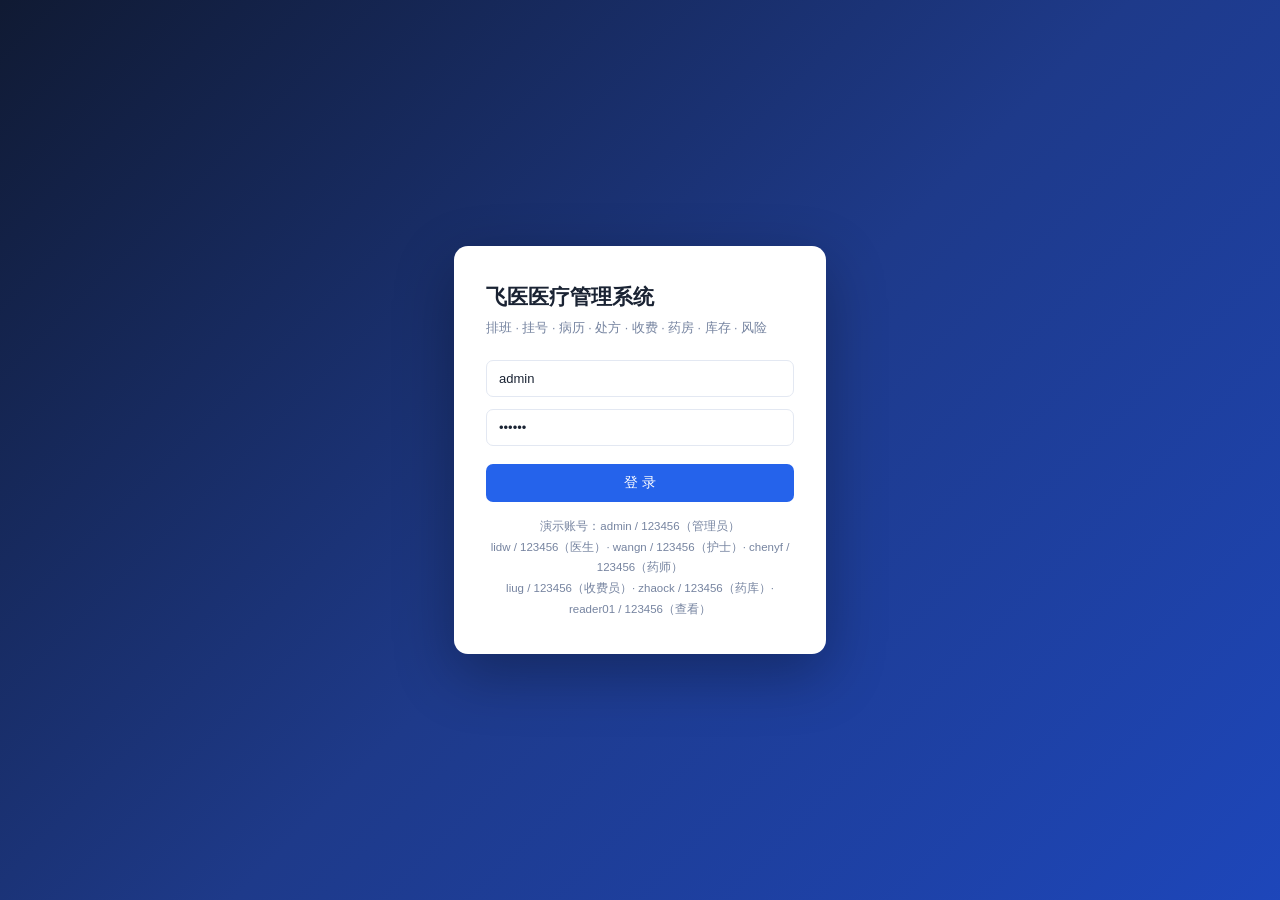
<file: frontend/login.html>
<!DOCTYPE html>
<html lang="zh-CN">
<head>
<meta charset="utf-8">
<meta name="viewport" content="width=device-width, initial-scale=1">
<title>登录 · 飞医医疗管理系统</title>
<link rel="icon" href="favicon.svg">
<link rel="stylesheet" href="style.css">
<script>var PREFIX = (function () {
    var p = location.pathname.replace(/\/[^/]*$/, '');
    return (p === '/' || p === '') ? '' : p;
  })();</script>
</head>
<body>
<div class="login-wrap">
  <div class="login-box">
    <h1>飞医医疗管理系统</h1>
    <p>排班 · 挂号 · 病历 · 处方 · 收费 · 药房 · 库存 · 风险</p>
    <input id="u" placeholder="用户名" autocomplete="username" value="admin">
    <input id="p" type="password" placeholder="密码" autocomplete="current-password" value="123456">
    <button class="btn" id="go">登 录</button>
    <div class="hint">
      演示账号：admin / 123456（管理员）<br>
      lidw / 123456（医生）· wangn / 123456（护士）· chenyf / 123456（药师）<br>
      liug / 123456（收费员）· zhaock / 123456（药库）· reader01 / 123456（查看）
    </div>
  </div>
</div>
<div id="toast" class="toast hidden"></div>
<div id="modal-mask" class="modal-mask hidden"><div class="modal" id="modal"></div></div>
<script src="app.js"></script>
<script>
(function () {
  function toast(m, err) {
    var t = document.getElementById('toast');
    t.textContent = m;
    t.style.background = err ? '#d03050' : '#1f2733';
    t.classList.remove('hidden');
    clearTimeout(t._tm);
    t._tm = setTimeout(function () { t.classList.add('hidden'); }, 2600);
  }
  function login() {
    var u = document.getElementById('u').value.trim();
    var p = document.getElementById('p').value;
    if (!u || !p) { toast('请输入用户名和密码', true); return; }
    var btn = document.getElementById('go');
    btn.disabled = true; btn.textContent = '登录中…';
    fetch(PREFIX + '/api/login', {
      method: 'POST',
      headers: {'Content-Type': 'application/json'},
      body: JSON.stringify({username: u, password: p})
    }).then(function (r) {
      return r.json().then(function (j) { return {status: r.status, j: j}; });
    }).then(function (res) {
      if (res.status !== 200 || !res.j || res.j.code !== 200) {
        throw new Error((res.j && res.j.message) || '登录失败');
      }
      var d = res.j.data;
      localStorage.setItem('his_token', d.token);
      localStorage.setItem('his_user', JSON.stringify(d));
      location.href = 'index.html';
    }).catch(function (e) {
      toast(e.message || '登录失败', true);
      btn.disabled = false; btn.textContent = '登 录';
    });
  }
  document.getElementById('go').onclick = login;
  document.getElementById('p').addEventListener('keydown', function (e) {
    if (e.key === 'Enter') login();
  });
})();
</script>
</body>
</html>
</file>
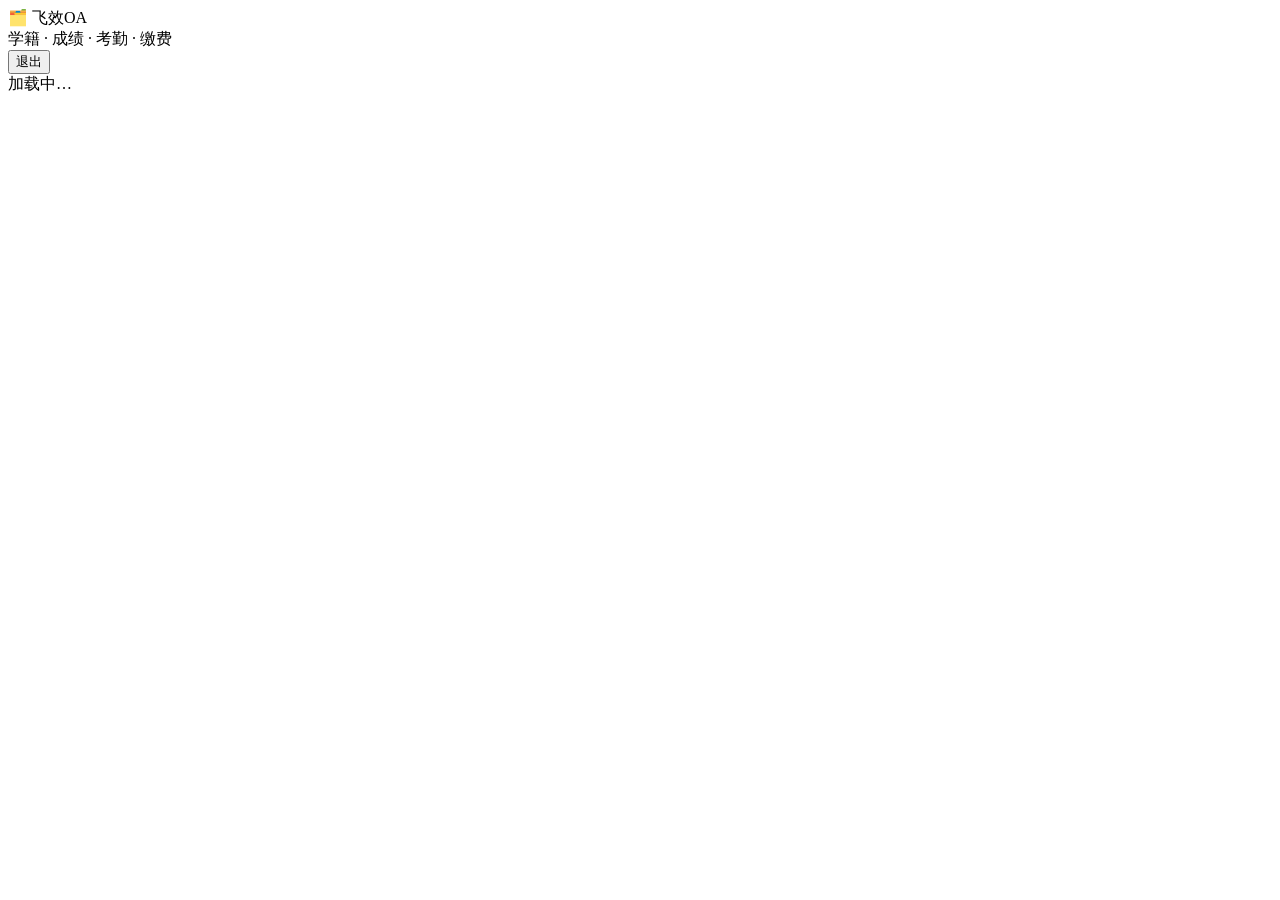
<file: tools/demo_template.html>
<!DOCTYPE html>
<html lang="zh-CN">
<head>
<meta charset="UTF-8" />
<meta name="viewport" content="width=device-width, initial-scale=1.0" />
<title>飞育教育管理系统 · 离线演示</title>
<style>
__STYLE__
</style>
</head>
<body>
  <div id="sidebar">
    <div class="brand">🗂️ 飞效OA</div>
    <div class="brand-sub">学籍 · 成绩 · 考勤 · 缴费</div>
    <nav id="nav"></nav>
    <div class="side-foot">
      <span id="who"></span>
      <button id="btn-logout" class="btn ghost sm">退出</button>
    </div>
  </div>
  <main id="main"><div class="empty">加载中…</div></main>
  <div id="modal-mask" class="modal-mask hidden"><div id="modal" class="modal"></div></div>
  <div id="toast" class="toast hidden"></div>
<script>var PREFIX = '';</script>
<script>
__RUNTIME_JS__
</script>
<script>
__APP_JS__
</script>
<script>
__PAGES_JS__
</script>
<script>boot();</script>
</body>
</html>
</file>
<file: frontend/style.css>
/* 飞育教育管理系统 · 样式 */
:root {
  --pri: #2563eb;
  --pri-d: #16389f;
  --bg: #f4f6fb;
  --card: #fff;
  --line: #e3e8f2;
  --txt: #1a2333;
  --sub: #7684a0;
  --ok: #2563eb;
  --warn: #d99b0b;
  --err: #cf2f4b;
  --side: #101a33;
  --side-2: #1b2b52;
}
* { box-sizing: border-box; }
html, body { margin: 0; padding: 0; }
body {
  font: 14px/1.6 -apple-system, "PingFang SC", "Microsoft YaHei", "Segoe UI", sans-serif;
  color: var(--txt);
  background: var(--bg);
  overflow-x: hidden;
}
a { color: var(--pri); text-decoration: none; }

/* ---------- 侧边栏 ---------- */
#sidebar {
  position: fixed; left: 0; top: 0; bottom: 0; width: 200px;
  background: var(--side); color: #c5cfdf; display: flex; flex-direction: column;
  z-index: 20;
}
.brand {
  padding: 18px 18px 4px; font-size: 18px; font-weight: 700; color: #fff;
  letter-spacing: 1px;
}
.brand-sub { padding: 0 18px 14px; font-size: 11.5px; color: #7d8aa5; }
#nav { flex: 1; overflow-y: auto; padding: 4px 8px; }
#nav a {
  display: flex; align-items: center; gap: 9px; padding: 8px 10px; margin: 1px 0;
  color: #b9c5da; border-radius: 7px; font-size: 13.5px; position: relative;
}
#nav a .ic { width: 18px; text-align: center; font-size: 14px; }
#nav a:hover { background: var(--side-2); color: #fff; }
#nav a.on { background: var(--pri); color: #fff; }
#nav a .badge {
  margin-left: auto; background: var(--err); color: #fff; font-size: 11px;
  min-width: 18px; height: 18px; line-height: 18px; text-align: center;
  border-radius: 9px; padding: 0 5px; font-weight: 600;
}
#nav a.on .badge { background: rgba(255,255,255,.28); }
.side-foot {
  padding: 12px 14px; border-top: 1px solid rgba(255,255,255,.08);
  font-size: 12px; display: flex; align-items: center; gap: 8px; flex-wrap: wrap;
}
.side-foot span { color: #8ba3a6; flex: 1; min-width: 80px; }

/* ---------- 主区 ---------- */
#main {
  margin-left: 200px; padding: 20px 24px 48px; min-height: 100vh;
}
h2.page { font-size: 19px; margin: 0 0 4px; font-weight: 650; }
.page-desc { color: var(--sub); font-size: 12.5px; margin-bottom: 14px; }

/* ---------- 卡片 ---------- */
.card {
  background: var(--card); border: 1px solid var(--line); border-radius: 10px;
  padding: 16px 18px; margin-bottom: 14px;
}
.card h3 {
  margin: 0 0 12px; font-size: 14.5px; font-weight: 650; display: flex;
  align-items: center; gap: 8px;
}
.card h3 .sub { font-weight: 400; font-size: 12px; color: var(--sub); margin-left: auto; }

/* ---------- KPI ---------- */
.kpis { display: flex; gap: 12px; flex-wrap: wrap; margin-bottom: 14px; }
.kpi {
  background: var(--card); border: 1px solid var(--line); border-radius: 10px;
  padding: 14px 18px; min-width: 130px; flex: 1;
}
.kpi b { display: block; font-size: 23px; font-weight: 700; line-height: 1.25; }
.kpi span { font-size: 12.5px; color: var(--sub); }
.kpi.ok b { color: var(--ok); }
.kpi.warn b { color: var(--warn); }
.kpi.err b { color: var(--err); }
.kpi.pri b { color: var(--pri); }

/* ---------- 工具条 ---------- */
.toolbar { display: flex; gap: 8px; flex-wrap: wrap; align-items: center; margin-bottom: 12px; }
.btn {
  border: 0; background: var(--pri); color: #fff; padding: 7px 14px;
  border-radius: 7px; font-size: 13px; cursor: pointer; font-family: inherit;
  transition: background .15s;
}
.btn:hover { background: var(--pri-d); }
.btn:disabled { opacity: .55; cursor: not-allowed; }
.btn.ghost { background: #eaf0f1; color: var(--txt); }
.btn.ghost:hover { background: #dfe8e9; }
.btn.danger { background: var(--err); }
.btn.ok { background: var(--ok); }
.btn.sm { padding: 4px 10px; font-size: 12px; }

input, select, textarea {
  font-family: inherit; font-size: 13px; padding: 7px 10px;
  border: 1px solid var(--line); border-radius: 7px; background: #fff;
  color: var(--txt); outline: none; max-width: 100%;
}
input:focus, select:focus, textarea:focus { border-color: var(--pri); }
textarea { resize: vertical; min-height: 84px; width: 100%; }

/* ---------- 表格 ---------- */
.tw { overflow-x: auto; }
table { width: 100%; border-collapse: collapse; font-size: 13px; }
th, td {
  text-align: left; padding: 9px 10px; border-bottom: 1px solid var(--line);
  white-space: nowrap;
}
th { color: var(--sub); font-weight: 600; font-size: 12.5px; background: #f9fbfb; }
tbody tr:hover { background: #f6faf9; }
tr.click { cursor: pointer; }
td.wrap { white-space: normal; min-width: 180px; }
td.num, th.num { text-align: right; font-variant-numeric: tabular-nums; }

.tag {
  display: inline-block; padding: 1px 8px; border-radius: 10px; font-size: 12px;
  background: #eaf0f1; color: var(--sub);
}
.tag.ok { background: #e6f7ec; color: var(--ok); }
.tag.warn { background: #fff5e0; color: var(--warn); }
.tag.err { background: #fdedf0; color: var(--err); }
.tag.pri { background: #e3f4f2; color: var(--pri); }

.empty { color: var(--sub); text-align: center; padding: 44px 12px; font-size: 13px; }

/* ---------- 表单 ---------- */
.fld { display: block; margin-bottom: 12px; }
.fld > span { display: block; font-size: 12.5px; color: var(--sub); margin-bottom: 5px; }
.fld input, .fld select, .fld textarea { width: 100%; }
.fld i { display: block; font-size: 11.5px; color: var(--sub); font-style: normal; margin-top: 3px; }
.grid2 { display: grid; grid-template-columns: 1fr 1fr; gap: 0 14px; }
.grid3 { display: grid; grid-template-columns: repeat(3, 1fr); gap: 0 14px; }

/* ---------- 进度条 ---------- */
.bar { background: #eaf0f1; border-radius: 5px; height: 9px; overflow: hidden; }
.bar i { display: block; height: 100%; background: var(--pri); border-radius: 5px; }
.bar i.warn { background: var(--warn); }
.bar i.err { background: var(--err); }
.bar i.ok { background: var(--ok); }

/* ---------- 竖向柱状图 ---------- */
.chart { display: flex; align-items: flex-end; gap: 10px; height: 190px; padding: 6px 0 0; }
.chart .col { flex: 1; display: flex; flex-direction: column; justify-content: flex-end;
  align-items: center; gap: 4px; min-width: 0; }
.chart .col .bars { display: flex; gap: 3px; align-items: flex-end; height: 150px; }
.chart .col .bars i { width: 14px; border-radius: 3px 3px 0 0; background: var(--pri);
  display: block; min-height: 2px; }
.chart .col .bars i.b2 { background: #9ecfc9; }
.chart .col .lb { font-size: 11.5px; color: var(--sub); white-space: nowrap; }
.chart .col .vv { font-size: 11px; color: var(--txt); }

/* ---------- 横向条形排行 ---------- */
.rank { display: flex; flex-direction: column; gap: 9px; }
.rank .r { display: flex; align-items: center; gap: 10px; font-size: 12.5px; }
.rank .r .n { width: 128px; overflow: hidden; text-overflow: ellipsis; white-space: nowrap; }
.rank .r .b { flex: 1; }
.rank .r .v { width: 96px; text-align: right; color: var(--sub);
  font-variant-numeric: tabular-nums; }

/* ---------- 时间线 ---------- */
.tl { position: relative; padding-left: 22px; }
.tl:before {
  content: ''; position: absolute; left: 6px; top: 6px; bottom: 6px;
  width: 2px; background: var(--line);
}
.tl-item { position: relative; padding: 0 0 16px; }
.tl-item:before {
  content: ''; position: absolute; left: -20px; top: 5px; width: 10px; height: 10px;
  border-radius: 50%; background: #fff; border: 2px solid var(--pri);
}
.tl-item.pass:before { border-color: var(--ok); }
.tl-item.reject:before { border-color: var(--err); }
.tl-item .t { font-size: 11.5px; color: var(--sub); }
.tl-item .h { font-weight: 600; font-size: 13.5px; margin: 1px 0; }
.tl-item .d { color: var(--sub); font-size: 12.5px; }

/* ---------- 风险卡片 ---------- */
.risk-list { display: flex; flex-direction: column; gap: 10px; }
.risk-item {
  background: var(--card); border: 1px solid var(--line); border-left: 3px solid var(--warn);
  border-radius: 9px; padding: 12px 16px;
}
.risk-item.lv-hi { border-left-color: var(--err); }
.risk-item.lv-mid { border-left-color: var(--warn); }
.risk-item.lv-lo { border-left-color: #9ecfc9; }
.risk-item .h { display: flex; align-items: center; gap: 8px; }
.risk-item .h b { font-size: 13.5px; }
.risk-item .d { color: var(--sub); font-size: 12.5px; margin: 4px 0 0; }

/* ---------- 税率卡 ---------- */
.rate-grid { display: grid; grid-template-columns: repeat(auto-fill, minmax(150px, 1fr)); gap: 10px; }
.rate-card {
  border: 1px solid var(--line); border-radius: 9px; padding: 12px 14px; background: #fff;
}
.rate-card b { display: block; font-size: 20px; color: var(--pri); }
.rate-card span { font-size: 12px; color: var(--sub); }

/* ---------- 弹层 ---------- */
.modal-mask {
  position: fixed; inset: 0; background: rgba(15, 28, 30, .45); z-index: 60;
  display: flex; align-items: flex-start; justify-content: center; padding: 40px 16px;
  overflow-y: auto;
}
.modal {
  background: #fff; border-radius: 12px; padding: 20px 22px; width: 520px;
  max-width: 100%; box-shadow: 0 16px 48px rgba(0,0,0,.22);
}
.modal.wide { width: 800px; }
.modal h3 { margin: 0 0 14px; font-size: 16px; }
.modal .acts { display: flex; gap: 8px; justify-content: flex-end; margin-top: 16px; }
.hidden { display: none !important; }

.toast {
  position: fixed; left: 50%; bottom: 40px; transform: translateX(-50%);
  background: #1a2333; color: #fff; padding: 10px 20px; border-radius: 8px;
  font-size: 13px; z-index: 90; box-shadow: 0 8px 24px rgba(0,0,0,.2);
  max-width: 80vw;
}

/* ---------- 结算卡 ---------- */
.settle {
  background: linear-gradient(135deg, #1d4ed8, #3b82f6); color: #fff;
  border-radius: 10px; padding: 16px 20px; margin-bottom: 14px;
}
.settle .row { display: flex; gap: 26px; flex-wrap: wrap; }
.settle .row > div b { display: block; font-size: 21px; font-weight: 700; }
.settle .row > div span { font-size: 12px; opacity: .82; }
.settle .note { margin-top: 10px; font-size: 12px; opacity: .85; }

/* ---------- 登录页 ---------- */
.login-wrap {
  min-height: 100vh; display: flex; align-items: center; justify-content: center;
  background: linear-gradient(135deg, #101a33 0%, #1e3a8a 52%, #1d4ed8 130%);
  padding: 20px;
}
.login-box {
  background: #fff; border-radius: 14px; padding: 34px 32px; width: 372px;
  max-width: 100%; box-shadow: 0 20px 60px rgba(0,0,0,.3);
}
.login-box h1 { font-size: 21px; margin: 0 0 4px; }
.login-box p { color: var(--sub); font-size: 12.5px; margin: 0 0 22px; }
.login-box input { width: 100%; margin-bottom: 12px; padding: 10px 12px; }
.login-box .btn { width: 100%; padding: 10px; font-size: 14px; margin-top: 6px; }
.hint { font-size: 11.5px; color: var(--sub); text-align: center; margin-top: 14px;
  line-height: 1.8; }

/* ---------- 移动端 ---------- */
@media (max-width: 820px) {
  #sidebar {
    position: static; width: auto; flex-direction: row; align-items: center;
    overflow-x: auto; padding: 0 8px;
  }
  .brand { padding: 10px 8px; font-size: 15px; white-space: nowrap; }
  .brand-sub { display: none; }
  #nav { display: flex; padding: 6px 0; flex: 1; }
  #nav a { white-space: nowrap; padding: 6px 10px; }
  #nav a .ic { display: none; }
  .side-foot { border: 0; padding: 6px; }
  .side-foot span { display: none; }
  #main { margin-left: 0; padding: 14px 12px 40px; }
  .grid2, .grid3 { grid-template-columns: 1fr; }
  .kpi b { font-size: 20px; }
  .chart { height: 160px; }
  .chart .col .bars { height: 120px; }
}

/* ---------- 飞育扩展 ---------- */
.sub-cell { font-size: 12px; color: var(--sub); max-width: 280px; white-space: normal; }
.rowitem { padding: 8px 4px; border-bottom: 1px dashed var(--line); display: flex; flex-wrap: wrap; align-items: baseline; gap: 8px; }
.rowitem.hot b { color: var(--err); }
.rowitem i { margin-left: auto; font-style: normal; font-size: 11.5px; color: var(--sub); }
.rowitem p { width: 100%; margin: 2px 0 0; font-size: 12.5px; color: var(--sub); }
table.week th { text-align: center; padding: 6px 4px; font-size: 12.5px; }
table.week td { border: 1px solid var(--line); padding: 3px; vertical-align: top; height: 46px; }
.slot b { display: block; font-size: 12px; color: var(--pri); }
.slot i { font-style: normal; font-size: 11px; color: var(--sub); }
.card.hot { border-color: #f3c1cb; background: #fff7f8; }
select, input[type=number] { margin-left: 6px; }
</file>
